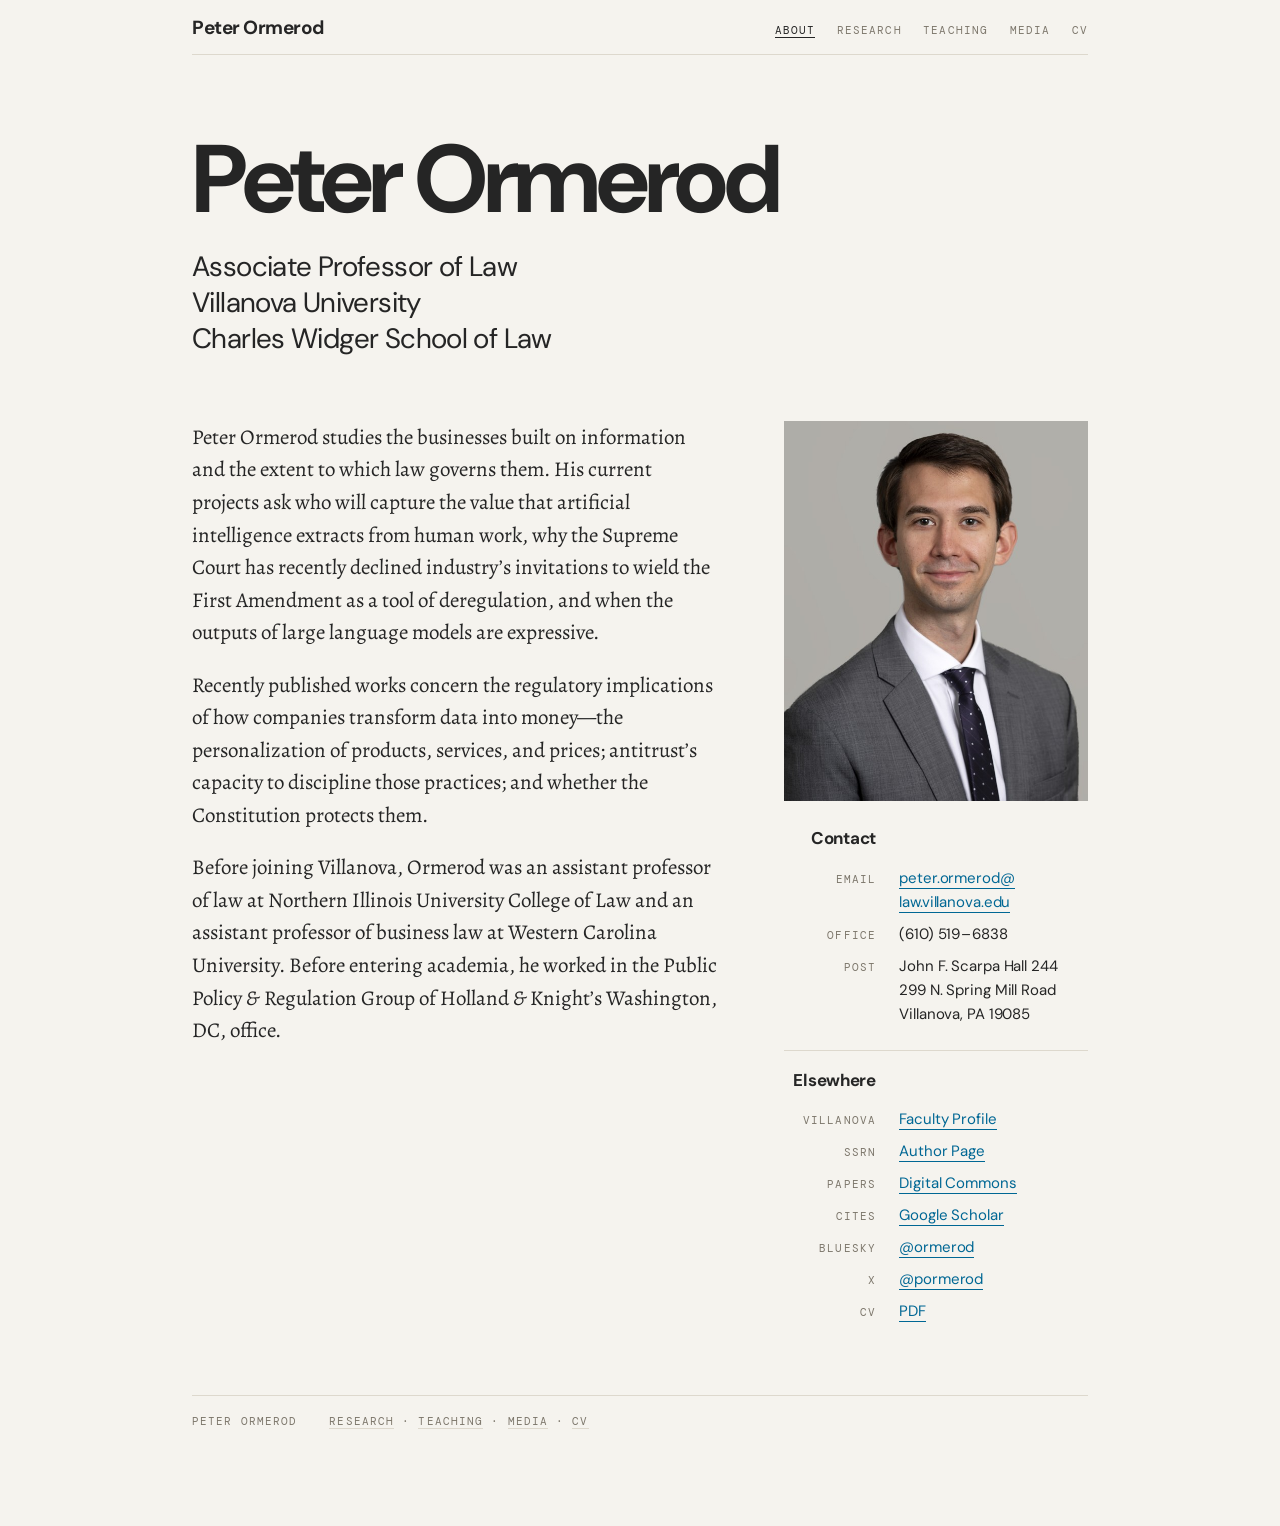
<file: index.html>
<!DOCTYPE html>
<html lang="en">
<head>
<meta charset="utf-8">
<meta name="viewport" content="width=device-width, initial-scale=1">
<title>Peter Ormerod</title>
<meta name="description" content="Peter Ormerod is an associate professor of law at Villanova University Charles Widger School of Law. He studies the businesses built on information and the extent to which law governs them.">
<link rel="stylesheet" href="style.css">
<link rel="preload" href="fonts/DMSans-Roman-VF.woff2" as="font" type="font/woff2" crossorigin>
<link rel="preload" href="fonts/DMMono-Regular.woff2" as="font" type="font/woff2" crossorigin>
<link rel="preload" href="fonts/Alegreya-Roman-VF.woff2" as="font" type="font/woff2" crossorigin>
<link rel="preload" href="fonts/Alegreya-Italic-VF.woff2" as="font" type="font/woff2" crossorigin>
<meta property="og:title" content="Peter Ormerod">
<meta property="og:description" content="Associate Professor of Law, Villanova University Charles Widger School of Law">
<meta property="og:type" content="profile">
<meta property="og:image" content="img/ormerod.jpg">
</head>
<body>
<div class="wrap">

  <!-- ============ MASTHEAD (repeated on every page) ============ -->
  <header class="masthead">
    <a class="sig" href="index.html">Peter Ormerod</a>
    <nav aria-label="Main">
      <a href="index.html" aria-current="page">About</a>
      <a href="research.html">Research</a>
      <a href="teaching.html">Teaching</a>
      <a href="media.html">Media</a>
      <a href="files/ormerod-cv.pdf">CV</a>
    </nav>
  </header>

  <main>
    <h1 class="display">Peter Ormerod</h1>

    <p class="lede"><span>Associate Professor of Law</span><span>Villanova University</span><span>Charles Widger School of Law</span></p>

    <div class="home">
      <div class="home-cols">

        <!-- ============ BIOGRAPHY ============ -->
        <div class="bio">
          <p>Peter Ormerod studies the businesses built on information and the extent to which law governs them. His current projects ask who will capture the value that artificial intelligence extracts from human work, why the Supreme Court has recently declined industry’s invitations to wield the First Amendment as a tool of deregulation, and when the outputs of large language models are expressive.</p>

          <p>Recently published works concern the regulatory implications of how companies transform data into money—the personalization of products, services, and prices; antitrust’s capacity to discipline those practices; and whether the Constitution protects them.</p>

          <p>Before joining Villanova, Ormerod was an assistant professor of law at Northern Illinois University College of Law and an assistant professor of business law at Western Carolina University. Before entering academia, he worked in the Public Policy <span class="amp">&amp;</span> Regulation Group of Holland <span class="amp">&amp;</span> Knight’s Washington, DC, office.</p>
        </div>

        <!-- ============ SECOND COLUMN: PORTRAIT, THEN CONTACT ============ -->
        <div class="aside">

          <figure class="portrait">
            <img src="img/ormerod.jpg"
                 srcset="img/ormerod.jpg 600w, img/ormerod@2x.jpg 1200w"
                 sizes="(min-width: 54rem) 19rem, 100vw"
                 width="600" height="750"
                 alt="Peter Ormerod">
          </figure>

          <div class="block">
            <h2 class="section">Contact</h2>
            <dl class="rows">
              <dt class="meta">Email</dt>
              <dd><a href="mailto:peter.ormerod@law.villanova.edu">peter.ormerod@<wbr>law.villanova.edu</a></dd>

              <dt class="meta">Office</dt>
              <dd>(610) 519&#8202;–&#8202;6838</dd>

              <dt class="meta">Post</dt>
              <dd>John F. Scarpa Hall 244<br>299 N. Spring Mill Road<br>Villanova, PA 19085</dd>
            </dl>
          </div>

          <div class="block">
            <h2 class="section">Elsewhere</h2>
            <dl class="rows">
              <dt class="meta">Villanova</dt>
              <dd><a href="https://www.villanova.edu/university/law/faculty-scholarship/faculty-directory/profiles/peter-ormerod.html">Faculty Profile</a></dd>

              <dt class="meta">SSRN</dt>
              <dd><a href="https://ssrn.com/author=2632215">Author Page</a></dd>

              <dt class="meta">Papers</dt>
              <dd><a href="https://digitalcommons.law.villanova.edu/facpubs/">Digital Commons</a></dd>

              <dt class="meta">Cites</dt>
              <dd><a href="https://scholar.google.com/citations?user=1FujcfAAAAAJ&amp;hl=en">Google Scholar</a></dd>

              <dt class="meta">Bluesky</dt>
              <dd><a href="https://bsky.app/profile/ormerod.bsky.social">@ormerod</a></dd>

              <dt class="meta">X</dt>
              <dd><a href="https://x.com/pormerod">@pormerod</a></dd>

              <dt class="meta">CV</dt>
              <dd><a href="files/ormerod-cv.pdf">PDF</a></dd>
            </dl>
          </div>

        </div>
      </div>
    </div>

  </main>

  <footer class="foot">
    <p class="meta">Peter Ormerod</p>
    <p class="meta"><a href="research.html">Research</a> · <a href="teaching.html">Teaching</a> · <a href="media.html">Media</a> · <a href="files/ormerod-cv.pdf">CV</a></p>
  </footer>

</div>
</body>
</html>
</file>
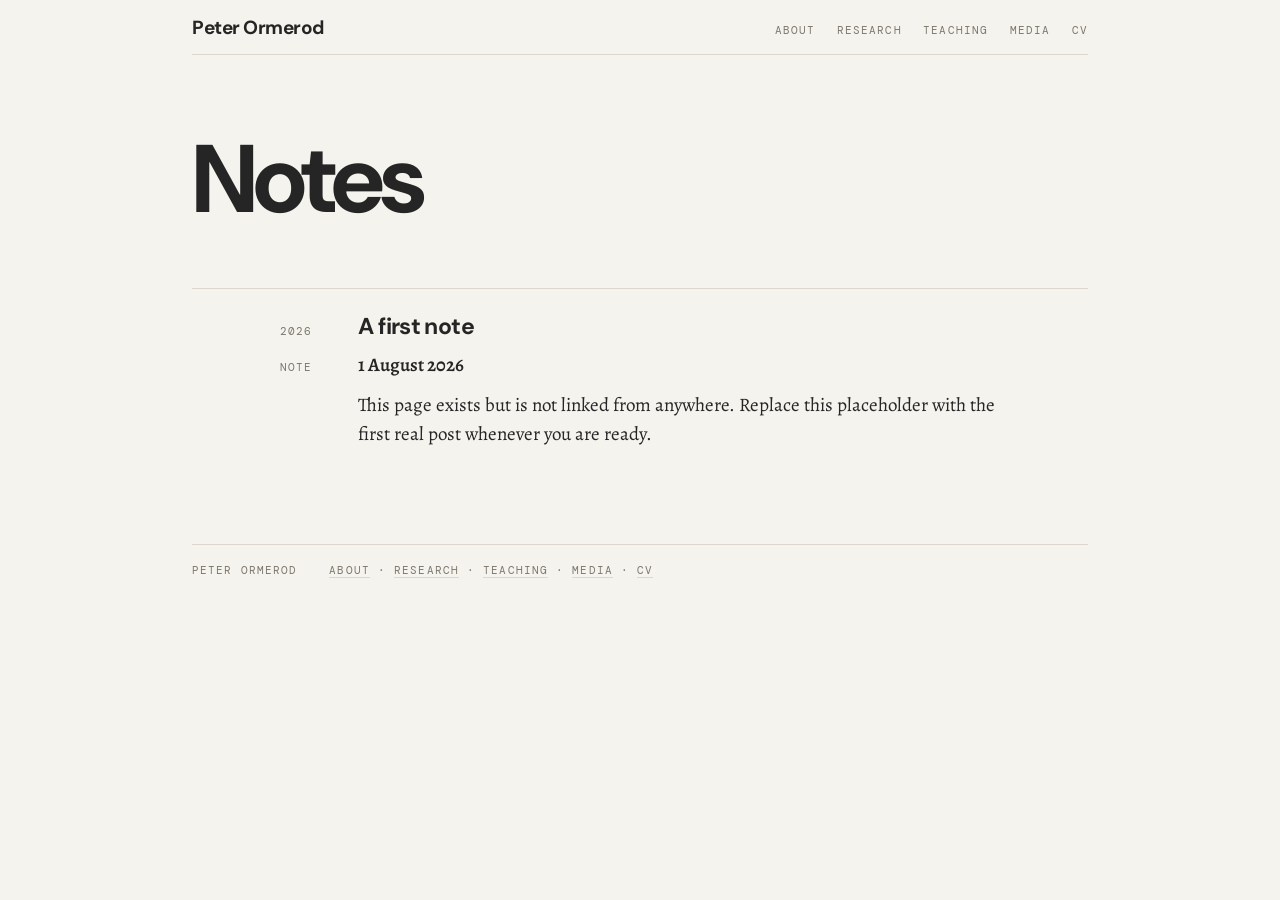
<file: blog.html>
<!DOCTYPE html>
<html lang="en">
<head>
<meta charset="utf-8">
<meta name="viewport" content="width=device-width, initial-scale=1">
<title>Notes — Peter Ormerod</title>
<!-- This page is deliberately NOT linked from the navigation and is hidden
     from search engines. To publish it: (1) delete the <meta name="robots">
     line below, (2) add  <a href="blog.html">Notes</a>  to the <nav> on every
     page, and (3) remove the Disallow line from robots.txt. -->
<meta name="robots" content="noindex, nofollow">
<link rel="stylesheet" href="style.css">
<link rel="preload" href="fonts/DMSans-Roman-VF.woff2" as="font" type="font/woff2" crossorigin>
<link rel="preload" href="fonts/DMMono-Regular.woff2" as="font" type="font/woff2" crossorigin>
<link rel="preload" href="fonts/Alegreya-Roman-VF.woff2" as="font" type="font/woff2" crossorigin>
</head>
<body class="notes">
<div class="wrap">

  <header class="masthead">
    <a class="sig" href="index.html">Peter Ormerod</a>
    <nav aria-label="Main">
      <a href="index.html">About</a>
      <a href="research.html">Research</a>
      <a href="teaching.html">Teaching</a>
      <a href="media.html">Media</a>
      <a href="files/ormerod-cv.pdf">CV</a>
    </nav>
  </header>

  <main>
    <h1 class="display">Notes</h1>

    <ol class="works">

<!-- ========================================================
     TO ADD A POST: copy the block below, paste it at the top
     of this list, and change the date, title, and text.
     ======================================================== -->

      <li class="work">
        <p class="meta yr">2026</p>
        <h3>A first note</h3>
        <p class="meta tag">Note</p>
        <p class="cite">1 August 2026</p>
        <p class="teaser">This page exists but is not linked from anywhere. Replace this placeholder with the first real post whenever you are ready.</p>
      </li>

    </ol>
  </main>

  <footer class="foot">
    <p class="meta">Peter Ormerod</p>
    <p class="meta"><a href="index.html">About</a> · <a href="research.html">Research</a> · <a href="teaching.html">Teaching</a> · <a href="media.html">Media</a> · <a href="files/ormerod-cv.pdf">CV</a></p>
  </footer>

</div>
</body>
</html>
</file>
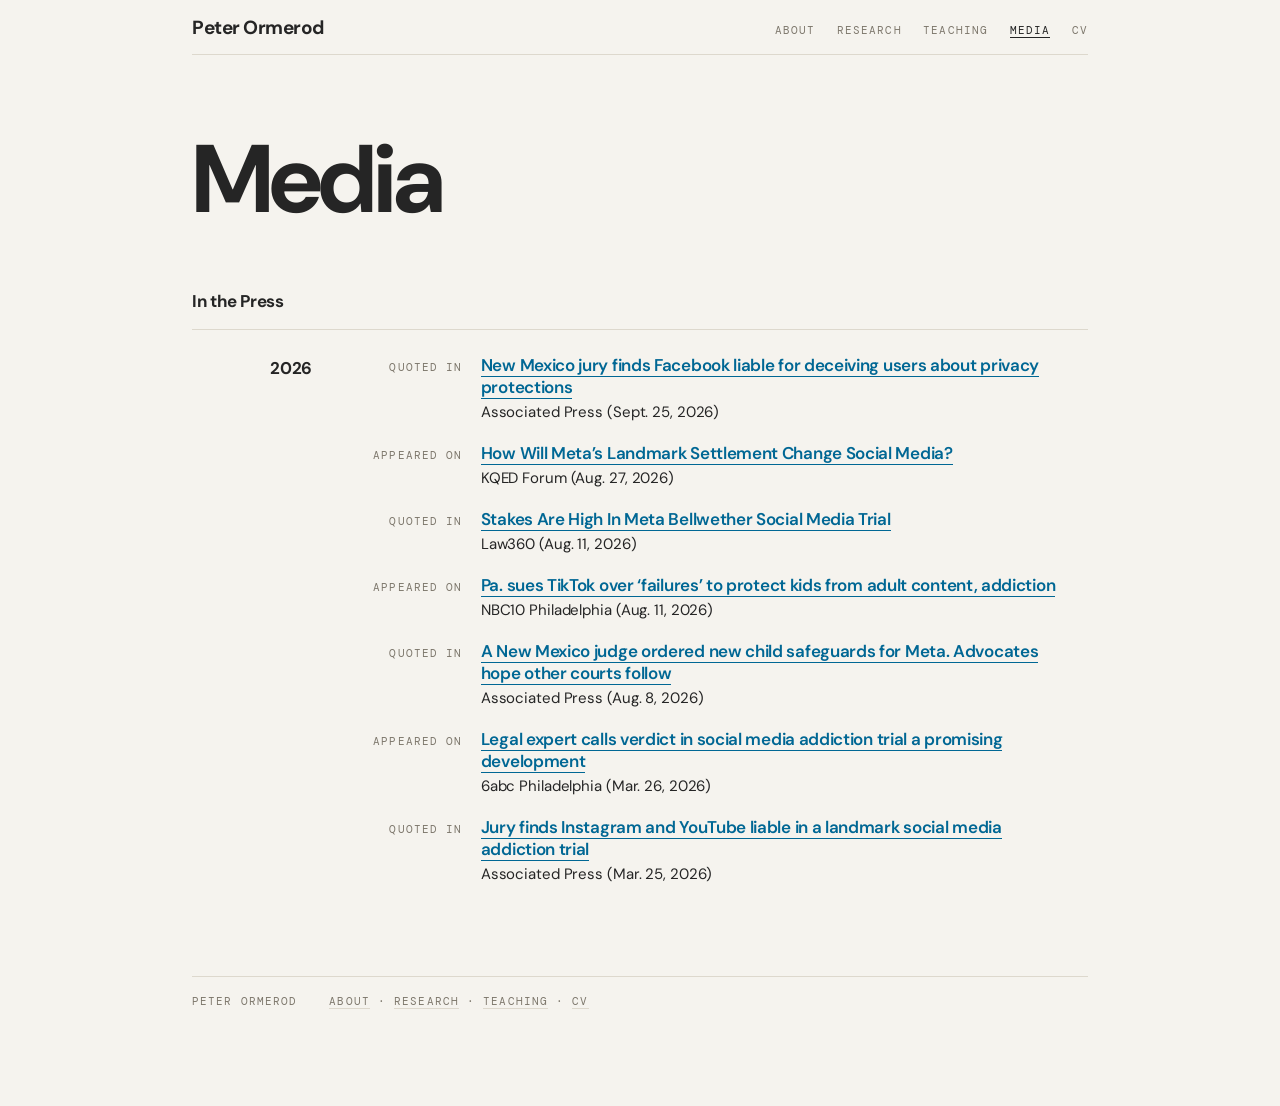
<file: media.html>
<!DOCTYPE html>
<html lang="en">
<head>
<meta charset="utf-8">
<meta name="viewport" content="width=device-width, initial-scale=1">
<title>Media — Peter Ormerod</title>
<meta name="description" content="Press appearances and commentary by Peter Ormerod on platform regulation, privacy, and the First Amendment.">
<link rel="stylesheet" href="style.css">
<link rel="preload" href="fonts/DMSans-Roman-VF.woff2" as="font" type="font/woff2" crossorigin>
<link rel="preload" href="fonts/DMMono-Regular.woff2" as="font" type="font/woff2" crossorigin>
</head>
<body>
<div class="wrap">

  <header class="masthead">
    <a class="sig" href="index.html">Peter Ormerod</a>
    <nav aria-label="Main">
      <a href="index.html">About</a>
      <a href="research.html">Research</a>
      <a href="teaching.html">Teaching</a>
      <a href="media.html" aria-current="page">Media</a>
      <a href="files/ormerod-cv.pdf">CV</a>
    </nav>
  </header>

  <main>
    <h1 class="display">Media</h1>

<!-- ============================================================
     TO ADD AN APPEARANCE: copy one <li> block below, paste it at
     the TOP of the list for its year, and change the four things:
       1. the label  — "Quoted in" / "Appeared on" / "Interviewed by"
       2. the href   — the article or segment URL
       3. the title  — exactly as the outlet headlines it
       4. the outlet — then the date, in parentheses
     TO START A NEW YEAR: copy a whole <section class="year grid">
     block, paste it above the others, and change the year.
     ============================================================ -->

    <section class="strand">
      <h2 class="section">In the Press</h2>

      <section class="year grid">
        <div class="rail"><span class="yr">2026</span></div>
        <div class="body">
          <ol class="appearances">

            <li>
              <p class="meta">Quoted in</p>
              <div>
                <p class="title"><a href="https://apnews.com/article/facebook-meta-new-mexico-privacy-lawsuit-3f822af6a0628b983f942754d21b5ba6">New Mexico jury finds Facebook liable for deceiving users about privacy protections</a></p>
                <p class="outlet">Associated Press (Sept. 25, 2026)</p>
              </div>
            </li>

            <li>
              <p class="meta">Appeared on</p>
              <div>
                <p class="title"><a href="https://www.kqed.org/forum/2010101915053/how-will-metas-landmark-settlement-change-social-media">How Will Meta&rsquo;s Landmark Settlement Change Social Media?</a></p>
                <p class="outlet">KQED Forum (Aug. 27, 2026)</p>
              </div>
            </li>

            <li>
              <p class="meta">Quoted in</p>
              <div>
                <p class="title"><a href="https://www.law360.com/technology/articles/2512379">Stakes Are High In Meta Bellwether Social Media Trial</a></p>
                <p class="outlet">Law360 (Aug. 11, 2026)</p>
              </div>
            </li>

            <li>
              <p class="meta">Appeared on</p>
              <div>
                <p class="title"><a href="https://www.nbcphiladelphia.com/news/local/pennsylvania-tiktok-lawsuit-dave-sunday-attorney-general-social-media/4446354/">Pa. sues TikTok over &lsquo;failures&rsquo; to protect kids from adult content, addiction</a></p>
                <p class="outlet">NBC10 Philadelphia (Aug. 11, 2026)</p>
              </div>
            </li>

            <li>
              <p class="meta">Quoted in</p>
              <div>
                <p class="title"><a href="https://apnews.com/article/meta-new-mexico-ruling-youth-mental-health-030dbeb27a51bdbdc861304023835e8d">A New Mexico judge ordered new child safeguards for Meta. Advocates hope other courts follow</a></p>
                <p class="outlet">Associated Press (Aug. 8, 2026)</p>
              </div>
            </li>

            <li>
              <p class="meta">Appeared on</p>
              <div>
                <p class="title"><a href="https://6abc.com/post/legal-expert-calls-verdict-meta-youtube-trial-promising-development/18775166/">Legal expert calls verdict in social media addiction trial a promising development</a></p>
                <p class="outlet">6abc Philadelphia (Mar. 26, 2026)</p>
              </div>
            </li>

            <li>
              <p class="meta">Quoted in</p>
              <div>
                <p class="title"><a href="https://apnews.com/article/social-media-addiction-trial-la-5e54075023d837ccdc76c4ca512e925d">Jury finds Instagram and YouTube liable in a landmark social media addiction trial</a></p>
                <p class="outlet">Associated Press (Mar. 25, 2026)</p>
              </div>
            </li>

          </ol>
        </div>
      </section>
    </section>

<!-- ============================================================
     POPULAR PRESS — hidden until there is something to put in it.
     TO PUBLISH: delete this comment line and the one that closes
     the block below, then replace the example entry.
     ============================================================

    <section class="strand">
      <h2 class="section">Popular Press</h2>

      <section class="year grid">
        <div class="rail"><span class="yr">2026</span></div>
        <div class="body">
          <ol class="appearances">
            <li>
              <p class="meta">Essay in</p>
              <div>
                <p class="title"><a href="">Title of the piece</a></p>
                <p class="outlet">Publication (Mon. 00, 2026)</p>
              </div>
            </li>
          </ol>
        </div>
      </section>
    </section>

     ============================================================ -->

  </main>

  <footer class="foot">
    <p class="meta">Peter Ormerod</p>
    <p class="meta"><a href="index.html">About</a> · <a href="research.html">Research</a> · <a href="teaching.html">Teaching</a> · <a href="files/ormerod-cv.pdf">CV</a></p>
  </footer>

</div>
</body>
</html>
</file>
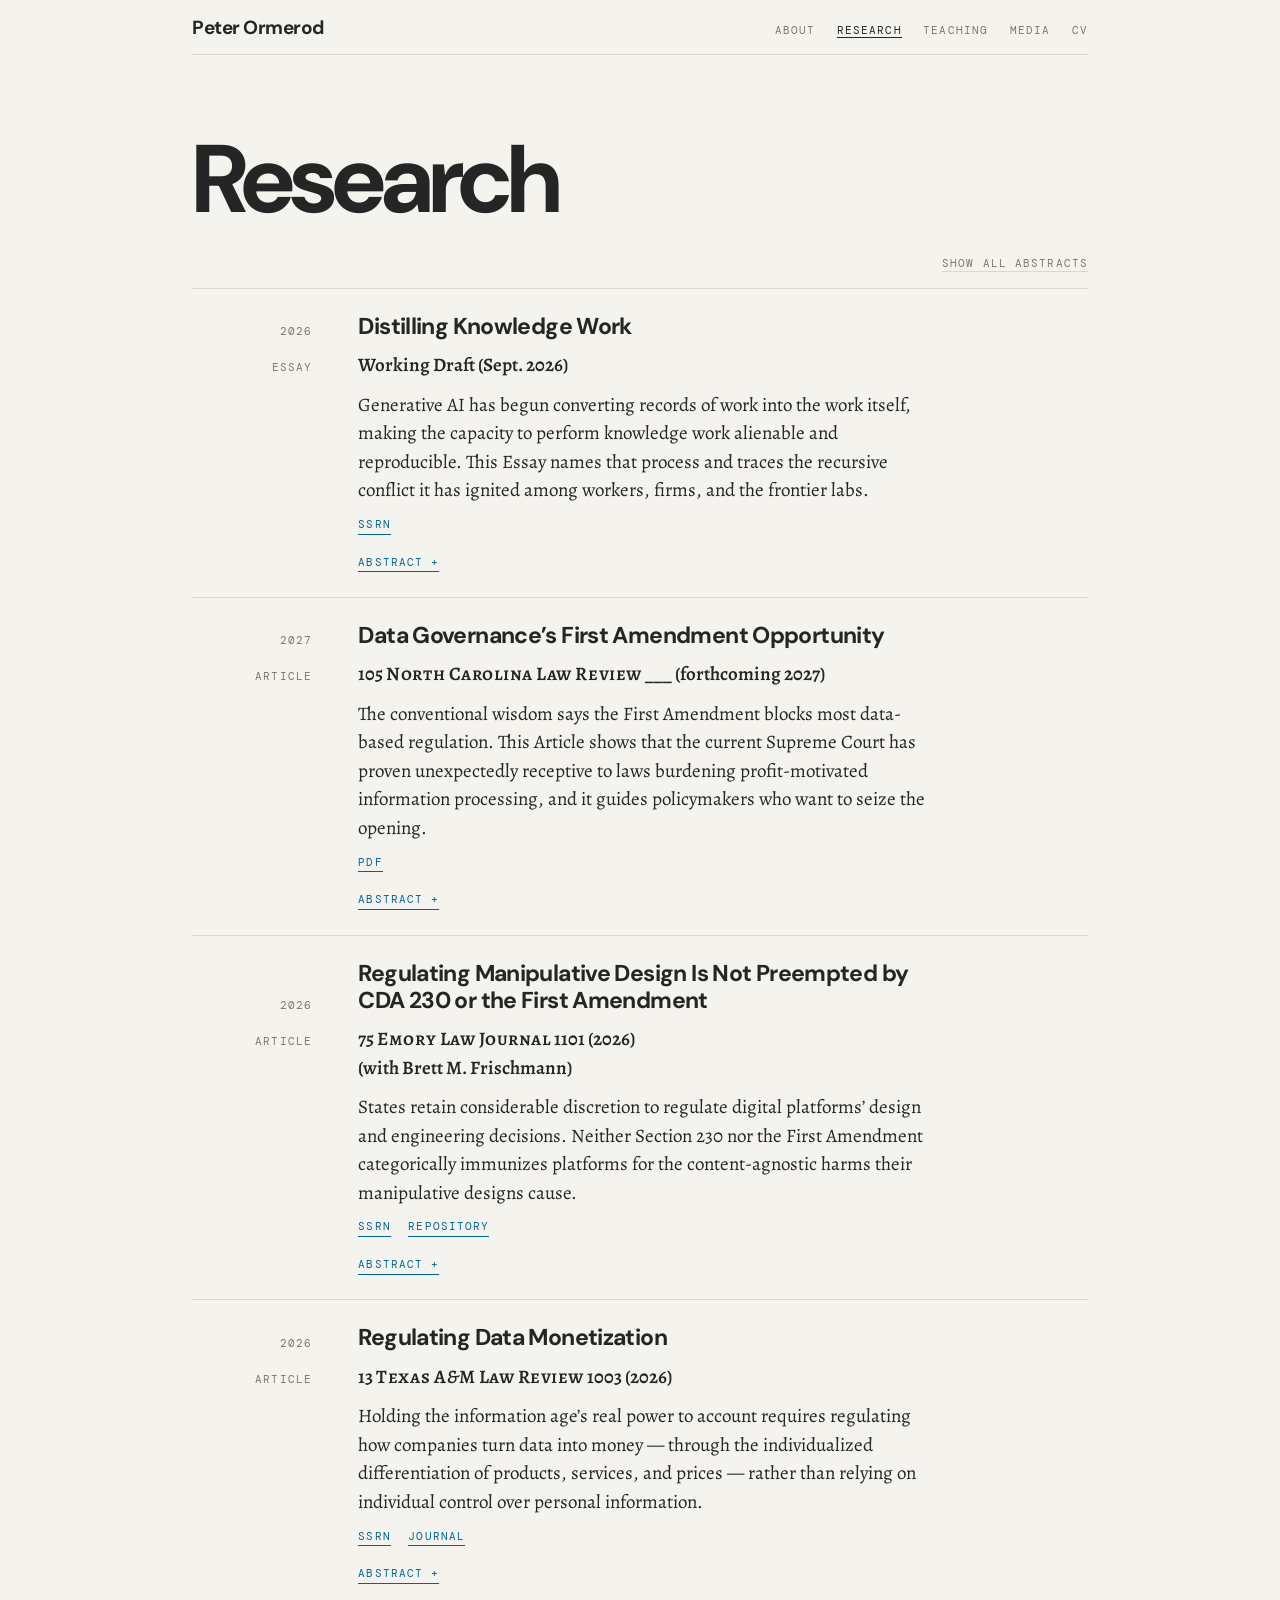
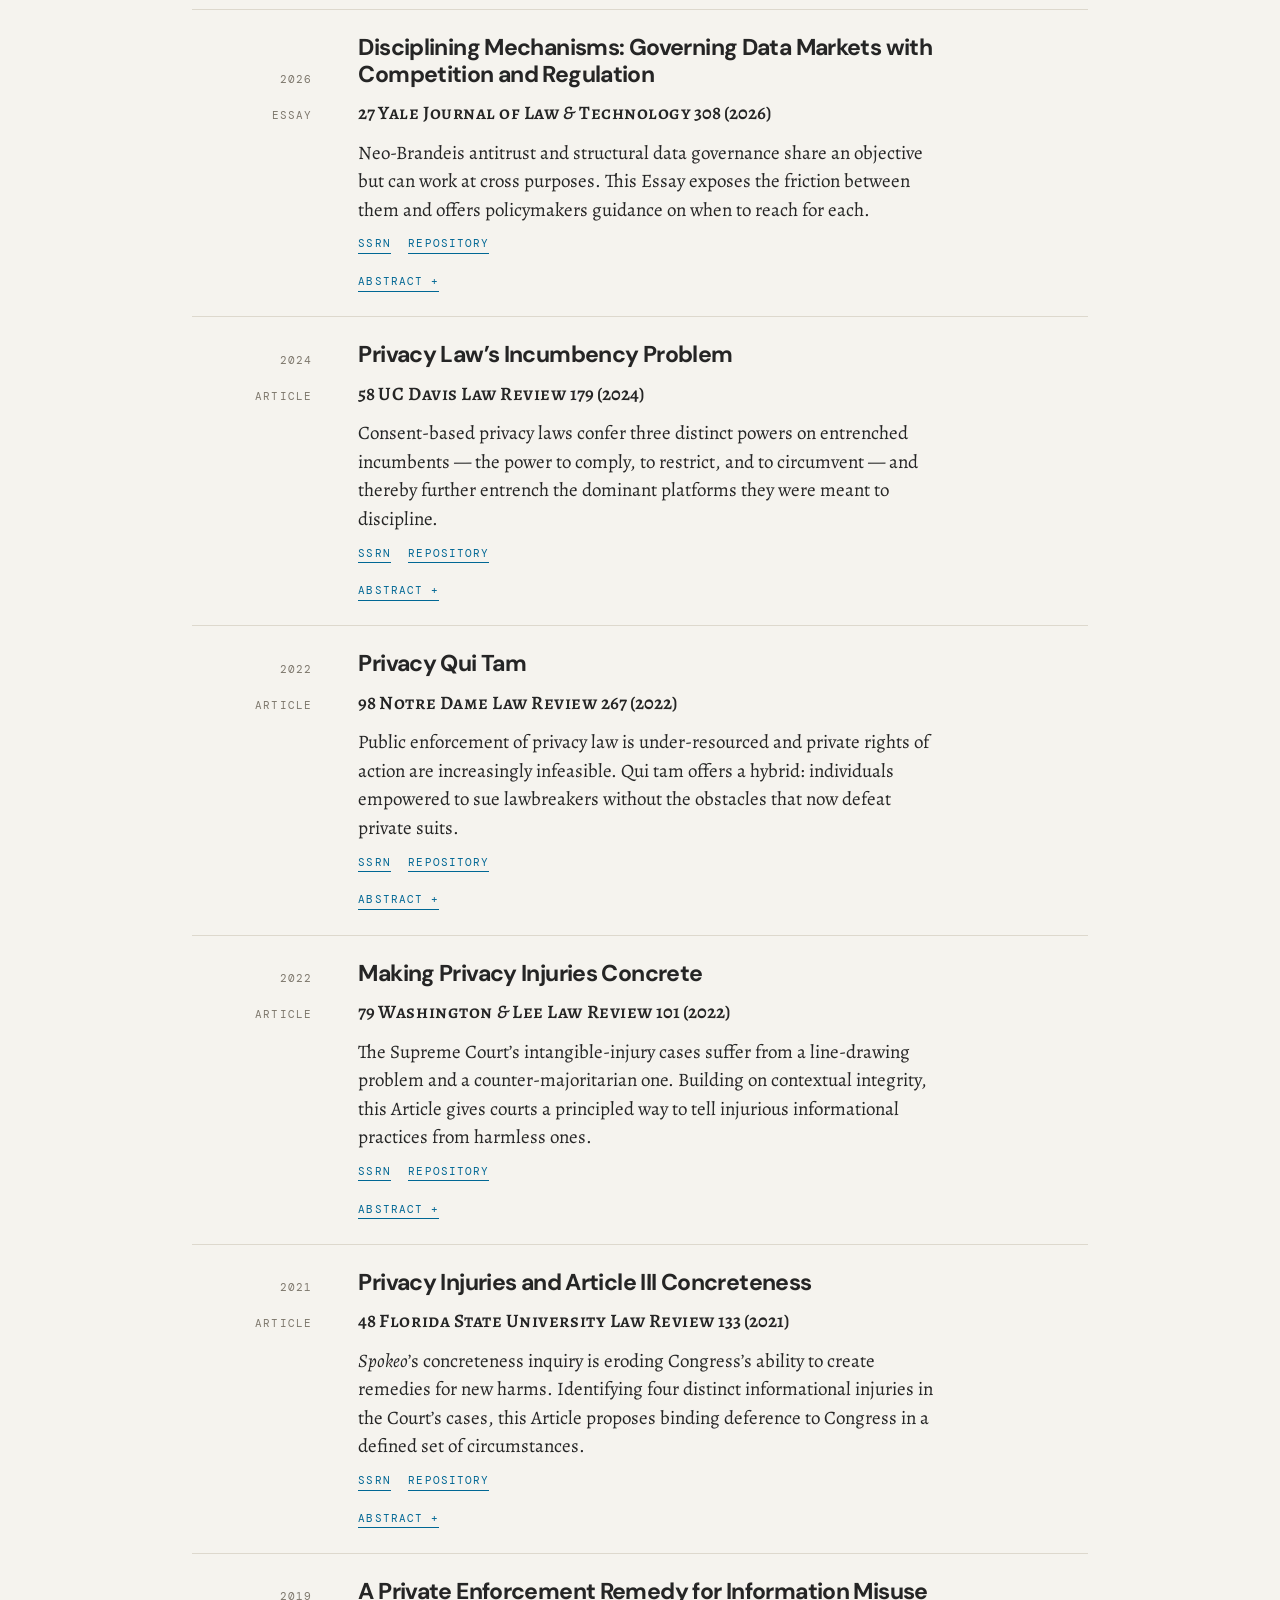
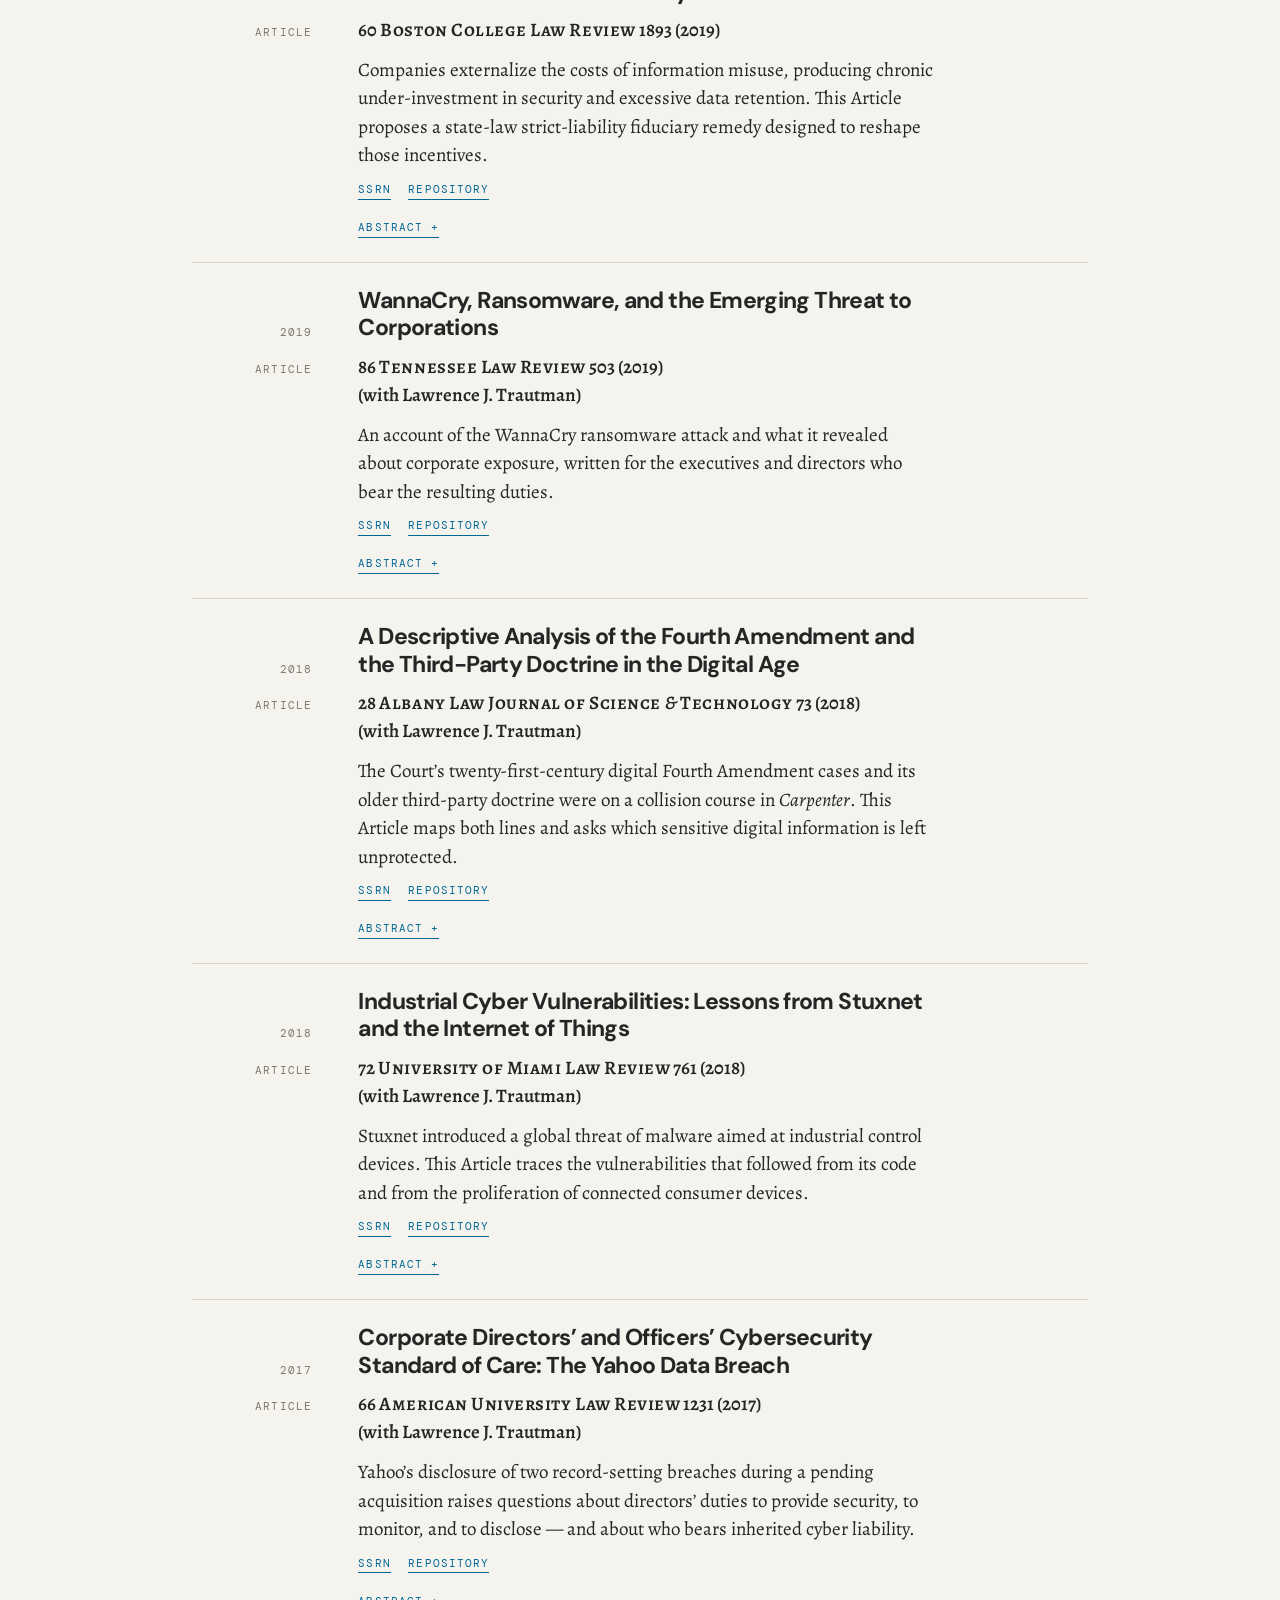
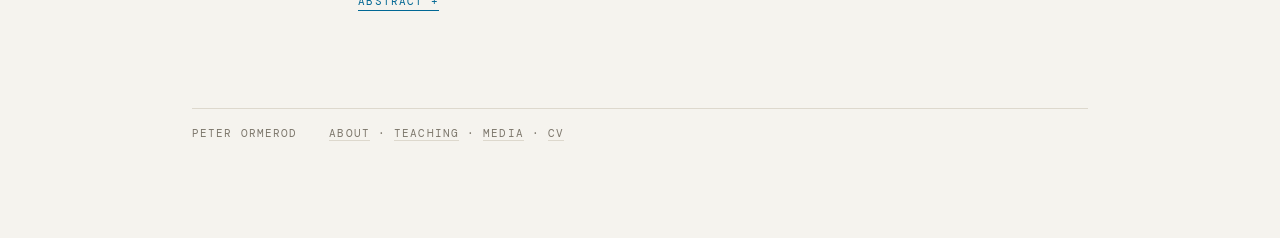
<file: research.html>
<!DOCTYPE html>
<html lang="en">
<head>
<meta charset="utf-8">
<meta name="viewport" content="width=device-width, initial-scale=1">
<title>Research — Peter Ormerod</title>
<meta name="description" content="Articles and essays by Peter Ormerod on information privacy law, data governance, and law and technology.">
<link rel="stylesheet" href="style.css">
<link rel="preload" href="fonts/DMSans-Roman-VF.woff2" as="font" type="font/woff2" crossorigin>
<link rel="preload" href="fonts/DMMono-Regular.woff2" as="font" type="font/woff2" crossorigin>
<link rel="preload" href="fonts/Alegreya-Roman-VF.woff2" as="font" type="font/woff2" crossorigin>
<link rel="preload" href="fonts/Alegreya-Italic-VF.woff2" as="font" type="font/woff2" crossorigin>
</head>
<body>
<div class="wrap">

  <header class="masthead">
    <a class="sig" href="index.html">Peter Ormerod</a>
    <nav aria-label="Main">
      <a href="index.html">About</a>
      <a href="research.html" aria-current="page">Research</a>
      <a href="teaching.html">Teaching</a>
      <a href="media.html">Media</a>
      <a href="files/ormerod-cv.pdf">CV</a>
    </nav>
  </header>

  <main>
    <h1 class="display">Research</h1>

    <div class="toolbar"><button type="button" id="toggle-all" data-open="false"><span>Show all abstracts</span></button></div>

    <ol class="works">

<!-- ========================================================
     TO ADD A PAPER: copy one <li class="work grid"> block,
     paste it where it belongs in the list, and change the text.
     The number in the left rail is generated automatically.
     ======================================================== -->

      <li class="work" id="distilling-knowledge-work">
        <p class="meta yr">2026</p>
        <h3>Distilling Knowledge Work</h3>
        <p class="meta tag">Essay</p>
        <p class="cite">Working Draft (Sept. 2026)</p>
                <p class="teaser">Generative AI has begun converting records of work into the work itself, making the capacity to perform knowledge work alienable and reproducible. This Essay names that process and traces the recursive conflict it has ignited among workers, firms, and the frontier labs.</p>
        <div class="links">
            <a href="https://ssrn.com/abstract=7435061">SSRN</a>
        </div>
        <div class="absrow">
  <details class="abs"><summary>Abstract</summary>
                <div class="abs-body">
                  <p>Generative artificial intelligence has begun converting records of work into the work itself. Employers have long recorded their workers, but a century of surveillance produced only archives that couldn’t perform anything. Now, though, AI systems trained on those records are reproducing the judgment they contain. Pairing records with processing transforms expertise: memorialized as work data and analyzed by a capable AI model, the capacity to perform knowledge work is becoming alienable and reproducible.</p>
                  <p>This Essay names this phenomenon the distillation of knowledge work, and it shows how this process has ignited a recursive conflict over who will cede and who will capture wealth in the age of AI.</p>
                  <p>Within firms, employers capture workers’ judgments and corrections as proprietary training assets. But recording and processing need not occur in the same hands: the firm that surveils its workers typically rents AI processing capacity—the still—from a frontier AI lab. In search of a viable business model, the labs are attempting to burrow into the place where work is represented—the place where work data accrues, market opportunities become visible, and the intelligence can be monetized. So the enterprises eagerly distilling their workers’ expertise are simultaneously threatened by the labs. It’s little wonder, then, that the capital class is increasingly adopting the rhetoric of the proletariat.</p>
                  <p>Who will distill whom? This Essay shows how inherited legal endowments will prove instrumental to workers’ dispossession, whereas the contest between firms and the labs is likely to be decided either by private ordering among the powerful or by one side enlisting the state—a result that could summon a regulatory paradigm older than antitrust. But whatever happens in the contest above, the worker below holds no claim to any version of the learning loop her judgment fills.</p>
                  <p>The monetization of data about people defined the prior era of information capitalism. The monetization of work itself will define the next.</p>
                </div>
              </details>
        </div>
      </li>

      <li class="work" id="first-amendment-opportunity">
        <p class="meta yr">2027</p>
        <h3>Data Governance’s First Amendment Opportunity</h3>
        <p class="meta tag">Article</p>
        <p class="cite">105 <span class="jrnl">North Carolina Law Review</span> ___ (forthcoming 2027)</p>
                <p class="teaser">The conventional wisdom says the First Amendment blocks most data-based regulation. This Article shows that the current Supreme Court has proven unexpectedly receptive to laws burdening profit-motivated information processing, and it guides policymakers who want to seize the opening.</p>
        <div class="links">
            <a href="files/ormerod-data-governances-first-amendment-opportunity.pdf">PDF</a>
            <!-- Add the SSRN link here once the abstract page is live:
            <a href="https://papers.ssrn.com/sol3/papers.cfm?abstract_id=XXXXXXX">SSRN</a> -->
        </div>
        <div class="absrow">
  <details class="abs"><summary>Abstract</summary>
                <div class="abs-body">
                  <p>The conventional wisdom says that the First Amendment stands as an insurmountable hurdle to most forms of data-based regulation. Though scholars disagree about what exactly makes free-speech doctrine excessively deregulatory, most agree that it is. This Article challenges that conventional wisdom by showing how the current Supreme Court has proven unexpectedly receptive to laws that burden profit-motivated information processing, and it guides policymakers who wish to enact the future of data governance.</p>
                  <p>In three recent First Amendment cases, the Court’s conservative majority pointedly declined technology companies’ invitation to invalidate laws that seriously interfered with their businesses’ information-processing activities. These decisions all narrowly characterized the challenged laws’ burden on expression. That critical and unexpected move limited the First Amendment’s coverage, lowered scrutiny, helped laws survive that scrutiny, and dampened industry’s ability to easily invalidate large swaths of informational regulation. Together, the decisions mark a sharp methodological break—abandoning the categorical rules and sweeping rhetoric of the early Roberts Court and instead embracing a calibrated, discretionary approach.</p>
                  <p>This is not to suggest that the Court will characterize all future speech burdens so narrowly, as a deregulatory First Amendment paradigm continues to govern corporate-speech cases and those involving the specter of coercive ideological conformity. But Silicon Valley executives gambled that the Court would mechanically apply laissez-faire principles to unshackle their businesses from meddlesome policymakers, and that was a grave miscalculation.</p>
                  <p>The implications for information-age reform are profound. The circuit courts are already operationalizing narrowed burdens to rebuff industry’s facial challenges and sustain youth-safety regulations from red and blue states alike. The Court’s new approach is thus breathing new life into efforts to ameliorate addictive digital design, address dangerously sycophantic chatbots, increase transparency and oversight, restrict minors’ access to social media, and more. Because a discretionary regime provides latitude rather than guarantees, this Article offers concrete guidance to policymakers seeking to seize data governance’s First Amendment opportunity.</p>
                </div>
              </details>
        </div>
      </li>

      <li class="work" id="manipulative-design">
        <p class="meta yr">2026</p>
        <h3>Regulating Manipulative Design Is Not Preempted by CDA 230 or the First Amendment</h3>
        <p class="meta tag">Article</p>
        <p class="cite">75 <span class="jrnl">Emory Law Journal</span> 1101 (2026)<span class="with">(with Brett M. Frischmann)</span></p>
                <p class="teaser">States retain considerable discretion to regulate digital platforms’ design and engineering decisions. Neither Section 230 nor the First Amendment categorically immunizes platforms for the content-agnostic harms their manipulative designs cause.</p>
        <div class="links">
            <a href="https://papers.ssrn.com/sol3/papers.cfm?abstract_id=5587430">SSRN</a>
            <a href="https://digitalcommons.law.villanova.edu/facpubs/262/">Repository</a>
        </div>
        <div class="absrow">
  <details class="abs"><summary>Abstract</summary>
                <div class="abs-body">
                  <p>For over two decades, there has been a heated debate among legal scholars, activists, judges, and others about the scope of Section 230 of the Communications Decency Act. A persistent theme in those debates has been hyperbolic claims about the necessity of immunity from state laws for digital tech platforms and fearmongering that anything less than maximum immunity will destroy the Internet.</p>
                  <p>This Article argues that states retain considerable discretion to regulate digital platforms’ design and engineering decisions. We argue that manipulation, engineered behavior, and even habituation and normalization of engineered behavior by digital platforms are content-agnostic harms attributable to defective designs, and neither Section 230 nor the First Amendment categorically immunizes platforms for causing such harms.</p>
                  <p>We develop a typology that distinguishes between direct harms perpetuated by the platforms’ own design decisions, secondary harms caused by user-generated content and the platforms’ content-moderation failures, and further attenuated tertiary harms. Our approach enables and empowers policymakers and judges to distinguish the platforms’ regulable conduct from their expressive decisions immunized by Section 230 and the First Amendment.</p>
                  <p>We focus on personal-data-driven algorithmic targeting, a manipulative design feature of social media systems that directly causes primary harm. Other design features—such as infinite scrolling and other dark patterns—also directly cause primary harm, and this form of manipulation also includes hijacking attention, disabling or overriding user autonomy, undermining self-governance, scripting behaviors, and engineering addiction.</p>
                  <p>We show how this approach is consistent with current law and is already surfacing in recent state regulations and in litigation over social media platforms’ tortious design. This Article illustrates how careful delineation of the relevant actors, actions, causal relationships, effects, and harms is crucial for understanding the proper scope of Section 230 and the First Amendment.</p>
                </div>
              </details>
        </div>
      </li>

      <li class="work" id="regulating-data-monetization">
        <p class="meta yr">2026</p>
        <h3>Regulating Data Monetization</h3>
        <p class="meta tag">Article</p>
        <p class="cite">13 <span class="jrnl">Texas A<span class="amp tight">&amp;</span>M Law Review</span> 1003 (2026)</p>
                <p class="teaser">Holding the information age’s real power to account requires regulating how companies turn data into money — through the individualized differentiation of products, services, and prices — rather than relying on individual control over personal information.</p>
        <div class="links">
            <a href="https://papers.ssrn.com/sol3/papers.cfm?abstract_id=5506501">SSRN</a>
            <a href="https://scholarship.law.tamu.edu/lawreview/vol13/iss3/10/">Journal</a>
        </div>
        <div class="absrow">
  <details class="abs"><summary>Abstract</summary>
                <div class="abs-body">
                  <p>Companies today generate hundreds of billions of dollars each year by collecting massive amounts of information about human activity and wringing predictive insights from it. The scale of these influence activities is stunning: your driving habits dictate your car insurance rates, buying the wrong thing will increase your borrowing costs, and the information ecosystem you inhabit is finely tuned for keeping your attention available to the highest bidder.</p>
                  <p>States have recently enacted new consumer privacy laws that confer on individuals a series of generally applicable rights over their personal information. But this approach has proven ineffective at disciplining firms’ data activities, especially amid a raft of other doctrines that increasingly ensure that corporate platforms exercise all the real power over user-derived data. More fundamentally, conflating privacy with individual control over data misapprehends that privacy is a social phenomenon with a rich array of collective benefits and that the firms that threaten it operate at scale.</p>
                  <p>This Article charts a different course. Rather than relying on individual decision-making to govern scalar processes and collective effects, holding the information age’s real power and profit to account requires going to the source, regulating how companies transform data into money. They do so through individualized differentiation—the process of offering customized, personalized, or otherwise distinct products, services, and prices to their customers, users, employees, and other counterparties. Recognizing that the law already regulates some aspects of these differentiation activities, the Article then proposes that these efforts should be expanded, improved, and systematized in two ways: by disrupting the surveillance trade that fuels differentiation and by imposing new restrictions on the differentiated offerings themselves.</p>
                  <p>This Article’s contributions—uncovering firms’ data-monetization strategies, exposing how law already governs them, and proposing how it should in the future—lay the foundation for a data-governance regime that infuses democratic accountability into the informational processes that govern modern life.</p>
                </div>
              </details>
        </div>
      </li>

      <li class="work" id="disciplining-mechanisms">
        <p class="meta yr">2026</p>
        <h3>Disciplining Mechanisms: Governing Data Markets with Competition and Regulation</h3>
        <p class="meta tag">Essay</p>
        <p class="cite">27 <span class="jrnl">Yale Journal of Law <span class="amp">&amp;</span> Technology</span> 308 (2026)</p>
                <p class="teaser">Neo-Brandeis antitrust and structural data governance share an objective but can work at cross purposes. This Essay exposes the friction between them and offers policymakers guidance on when to reach for each.</p>
        <div class="links">
            <a href="https://papers.ssrn.com/sol3/papers.cfm?abstract_id=6352165">SSRN</a>
            <a href="https://digitalcommons.law.villanova.edu/facpubs/247/">Repository</a>
        </div>
        <div class="absrow">
  <details class="abs"><summary>Abstract</summary>
                <div class="abs-body">
                  <p>The past decade has witnessed conceptual renewals in both competition law and information privacy law. These regulatory movements—Neo-Brandeis antitrust and structural data governance—share the objective of recalibrating the balance of power between individuals and the massive data-processing firms that now dominate modern life.</p>
                  <p>Despite their common ends, policy interventions drawn from these schools of thought can work at cross purposes: competitive pressure can induce data exploitation, and privacy rules tend to benefit the largest firms.</p>
                  <p>This Essay exposes the friction in their relationship and offers guidance on how to mediate their tension. Competition policy alone will prove ineffective at indirectly disciplining most data activities, so policymakers should largely favor the structural data-governance approach to address the information economy’s pathologies. But pro-competition policies will nevertheless be essential to reining in firms that are too big to meaningfully regulate and may also prove helpful in solving certain discrete data-processing problems. Policymakers today have two distinct mechanisms for disciplining firms’ data-driven activities. This Essay describes them, exposes their contours, and offers those policymakers guidance on how best to deploy them.</p>
                </div>
              </details>
        </div>
      </li>

      <li class="work" id="incumbency-problem">
        <p class="meta yr">2024</p>
        <h3>Privacy Law’s Incumbency Problem</h3>
        <p class="meta tag">Article</p>
        <p class="cite">58 <span class="jrnl">UC Davis Law Review</span> 179 (2024)</p>
                <p class="teaser">Consent-based privacy laws confer three distinct powers on entrenched incumbents — the power to comply, to restrict, and to circumvent — and thereby further entrench the dominant platforms they were meant to discipline.</p>
        <div class="links">
            <a href="https://papers.ssrn.com/sol3/papers.cfm?abstract_id=4819613">SSRN</a>
            <a href="https://digitalcommons.law.villanova.edu/facpubs/221/">Repository</a>
        </div>
        <div class="absrow">
  <details class="abs"><summary>Abstract</summary>
                <div class="abs-body">
                  <p>Policymakers and scholars concerned with the power of informational platforms are questioning how traditional doctrinal silos like privacy law and antitrust law interact in digital markets. Their interaction has taken on new urgency in recent years as states have enacted a flurry of consent-based privacy laws and as digital markets have become increasingly dominated by the same few firms.</p>
                  <p>Contemporary debates about the interaction of competition and privacy tend to ask what role, if any, privacy should play in the antitrust analysis. Little has been written about how new privacy laws shape the competitive landscape. This Article argues that consent-based privacy laws confer three distinct powers on entrenched incumbent firms.</p>
                  <p>The first is the power to comply. Dominant firms realize economies of scale in any regulatory compliance regime, but they are uniquely advantaged by the need to obtain consent to collect and process users’ information. The second is the power to restrict. By constraining information flows, privacy laws deprive insurgents of access to data that could prove valuable in challenging incumbents’ dominance, and consent mechanisms exacerbate the dynamic by supplying incumbents with a legal justification for refusing to share their data and circumscribing competitors’ access to it. The third is the power to circumvent. A private-sector initiative that limits the collection and sharing of advertising-related information shows that stringent consent mechanisms may deprive all firms of some data, but incumbents with sufficient scale—and only such firms—can circumvent and overcome these restrictions.</p>
                  <p>Taken together, the three powers of incumbency suggest that laws like the California Consumer Privacy Act will further entrench dominant informational platforms like Meta’s and Google’s—and they thereby raise difficult questions for those who seek to curb platform power. Ultimately, privacy law’s incumbency problem suggests pessimism about pursuing competition to the exclusion of other policies and about the prevailing approach to privacy law.</p>
                </div>
              </details>
        </div>
      </li>

      <li class="work" id="privacy-qui-tam">
        <p class="meta yr">2022</p>
        <h3>Privacy Qui Tam</h3>
        <p class="meta tag">Article</p>
        <p class="cite">98 <span class="jrnl">Notre Dame Law Review</span> 267 (2022)</p>
                <p class="teaser">Public enforcement of privacy law is under-resourced and private rights of action are increasingly infeasible. Qui tam offers a hybrid: individuals empowered to sue lawbreakers without the obstacles that now defeat private suits.</p>
        <div class="links">
            <a href="https://papers.ssrn.com/sol3/papers.cfm?abstract_id=4159932">SSRN</a>
            <a href="https://digitalcommons.law.villanova.edu/facpubs/222/">Repository</a>
        </div>
        <div class="absrow">
  <details class="abs"><summary>Abstract</summary>
                <div class="abs-body">
                  <p>Privacy law keeps getting stronger, but surveillance-based businesses have proven immune to these new legal regimes. The disconnect between privacy law in theory and in practice is a multifaceted problem, and one critical component is enforcement.</p>
                  <p>Today, most privacy laws are enforced by governmental regulators—the Federal Trade Commission, the nascent California Privacy Protection Agency, and state attorneys general. An enduring impasse for proposed privacy laws is whether to supplement public enforcement by using a private right of action to authorize individuals to enforce the law.</p>
                  <p>Both of these conventional enforcement schemes have significant shortcomings. Public enforcement has proven inadequate because resource-constrained regulators only rarely bring enforcement actions, and the resulting consent decrees tend to entrench the status quo. Meanwhile, private enforcement is increasingly infeasible thanks to defendant-friendly Supreme Court decisions about the Federal Arbitration Act, Article III standing, and class action certification.</p>
                  <p>This Article proposes a hybrid approach: policymakers should enact privacy laws that authorize qui tam enforcement. A qui tam is an ancient legal action that authorizes a private plaintiff called a relator to redress an injury suffered by society, and successful relators are entitled to a portion of the recovery. A privacy qui tam is responsive to the shortcomings with both public and private enforcement: individuals are empowered to sue lawbreakers, but these suits don’t face the same obstacles as private rights of action.</p>
                  <p>Qui tam has traditionally protected collective rights, so a crucial question about the viability of a privacy qui tam is whether violations of privacy law could be considered collective injuries amenable to qui tam enforcement. Fortunately, privacy scholars in recent years have convincingly shown that privacy is a social phenomenon that requires policy intervention at a structural level. A privacy qui tam therefore operationalizes privacy theory and promises to fill the enforcement void left by overwhelmed regulators and infeasible private rights of action.</p>
                </div>
              </details>
        </div>
      </li>

      <li class="work" id="making-privacy-injuries-concrete">
        <p class="meta yr">2022</p>
        <h3>Making Privacy Injuries Concrete</h3>
        <p class="meta tag">Article</p>
        <p class="cite">79 <span class="jrnl">Washington <span class="amp">&amp;</span> Lee Law Review</span> 101 (2022)</p>
                <p class="teaser">The Supreme Court’s intangible-injury cases suffer from a line-drawing problem and a counter-majoritarian one. Building on contextual integrity, this Article gives courts a principled way to tell injurious informational practices from harmless ones.</p>
        <div class="links">
            <a href="https://papers.ssrn.com/sol3/papers.cfm?abstract_id=3886632">SSRN</a>
            <a href="https://digitalcommons.law.villanova.edu/facpubs/223/">Repository</a>
        </div>
        <div class="absrow">
  <details class="abs"><summary>Abstract</summary>
                <div class="abs-body">
                  <p>In recent years, the U.S. Supreme Court has repeatedly said that the doctrine of Article III standing deprives the federal courts of jurisdiction over some lawsuits involving intangible injuries. The lower federal courts are carrying out the Supreme Court’s instructions, and privacy injuries have borne the brunt of the Court’s directive. This Article identifies two incoherencies in the Court’s recent intangible injury decisions and builds on the work of privacy scholars to fashion a solution.</p>
                  <p>The first incoherency is a line-drawing problem: the Court has never explained why some intangible injuries create an Article III injury in fact while others do not. The second problem is more fundamental: the Court has never provided a justification for using counter-majoritarian constitutional standing to deprive plaintiffs of a remedy against companies engaged in abusive informational practices. These incoherencies have sparked much confusion in the lower courts and have invited curious arguments that the Constitution prohibits courts from adjudicating all but the narrowest sliver of privacy disputes.</p>
                  <p>To address the line-drawing and counter-majoritarian problems, this Article builds on Helen Nissenbaum’s contextual integrity framework. Contextual integrity observes that privacy is context specific and that privacy violations are the byproduct of practices that violate entrenched informational norms.</p>
                  <p>Constructing a legal framework based on contextual integrity solves both problems: contextual integrity provides courts with a principled way to distinguish between informational practices that are injurious and those that are not, and contextual integrity supplies courts with a persuasive justification for dismissing cases divorced from shared conceptions about abusive informational practices.</p>
                </div>
              </details>
        </div>
      </li>

      <li class="work" id="article-iii-concreteness">
        <p class="meta yr">2021</p>
        <h3>Privacy Injuries and Article III Concreteness</h3>
        <p class="meta tag">Article</p>
        <p class="cite">48 <span class="jrnl">Florida State University Law Review</span> 133 (2021)</p>
                <p class="teaser"><em>Spokeo</em>’s concreteness inquiry is eroding Congress’s ability to create remedies for new harms. Identifying four distinct informational injuries in the Court’s cases, this Article proposes binding deference to Congress in a defined set of circumstances.</p>
        <div class="links">
            <a href="https://papers.ssrn.com/sol3/papers.cfm?abstract_id=3626267">SSRN</a>
            <a href="https://digitalcommons.law.villanova.edu/facpubs/224/">Repository</a>
        </div>
        <div class="absrow">
  <details class="abs"><summary>Abstract</summary>
                <div class="abs-body">
                  <p>The Supreme Court’s 2016 decision in <em>Spokeo, Inc. v. Robins</em> requires federal courts to investigate the “concreteness” of a plaintiff’s injury, even after Congress has recognized the injury by statute. <em>Spokeo</em>’s concreteness discussion is a confusing mixture of several distinct considerations, and there is little rhyme or reason to how the lower courts have interpreted and applied <em>Spokeo</em> to other statutorily authorized injuries.</p>
                  <p>This Article identifies four distinct informational injuries in the Court’s past cases: injuries arising from the withholding, acquiring, using, and disseminating of information. To avoid <em>Spokeo</em>’s mistakes, federal courts should give binding deference to Congress’s decision to make an injury privately enforceable when three conditions are met: when the plaintiff alleges one of these informational injuries; when the defendant is a non-governmental actor; and when Congress has effectively personalized the injury and the plaintiff is among the injured.</p>
                  <p>The Court’s approach—an unmoored judicial investigation into an informational injury’s amorphous “concreteness”—erodes Congress’s ability to provide avenues of redress for new and novel harms, and this erosion is already undermining privacy protections. Since <em>Spokeo</em>, lower courts have refused to enforce provisions of the Fair Credit Reporting Act, the Fair and Accurate Credit Transactions Act, and the Cable Communications Policy Act, among other statutes.</p>
                </div>
              </details>
        </div>
      </li>

      <li class="work" id="private-enforcement-remedy">
        <p class="meta yr">2019</p>
        <h3>A Private Enforcement Remedy for Information Misuse</h3>
        <p class="meta tag">Article</p>
        <p class="cite">60 <span class="jrnl">Boston College Law Review</span> 1893 (2019)</p>
                <p class="teaser">Companies externalize the costs of information misuse, producing chronic under-investment in security and excessive data retention. This Article proposes a state-law strict-liability fiduciary remedy designed to reshape those incentives.</p>
        <div class="links">
            <a href="https://papers.ssrn.com/sol3/papers.cfm?abstract_id=3340674">SSRN</a>
            <a href="https://digitalcommons.law.villanova.edu/facpubs/225/">Repository</a>
        </div>
        <div class="absrow">
  <details class="abs"><summary>Abstract</summary>
                <div class="abs-body">
                  <p>Misuse of users’ personally identifiable information is persistent and pervasive. This Article addresses two questions: why is information misuse so common and so severe and how could domestic law change to make it less so? I use a simple model to illustrate that companies externalize information misuse costs onto users, which has two related but distinct effects: chronic underinvestment in information security and excessive retention of user data.</p>
                  <p>I then seize on this observation to propose a specific legal vehicle at the heart of this Article—a private enforcement remedy. This private enforcement remedy has four essential features. First, the remedy must be created under state law. State law provides a viable alternative when federal courts have used the constitutional standing doctrine to express overt hostility to privacy harms. Second, the law should impose a fiduciary duty on entities that collect or retain users’ information. Structuring the remedy this way insulates it from attack by a weaponized First Amendment. Third, breach of an information fiduciary’s duty should be a strict liability tort. The arguments for strict liability in products liability cases apply with even greater force to informational harms. Fourth, the statute that creates this private enforcement remedy should prescribe a schedule that begins with nominal damages and attorney’s fees for strict liability, and it should increase monetary penalties with a defendant’s culpability.</p>
                </div>
              </details>
        </div>
      </li>

      <li class="work" id="wannacry">
        <p class="meta yr">2019</p>
        <h3>WannaCry, Ransomware, and the Emerging Threat to Corporations</h3>
        <p class="meta tag">Article</p>
        <p class="cite">86 <span class="jrnl">Tennessee Law Review</span> 503 (2019)<span class="with">(with Lawrence J. Trautman)</span></p>
                <p class="teaser">An account of the WannaCry ransomware attack and what it revealed about corporate exposure, written for the executives and directors who bear the resulting duties.</p>
        <div class="links">
            <a href="https://papers.ssrn.com/sol3/papers.cfm?abstract_id=3238293">SSRN</a>
            <a href="https://digitalcommons.law.villanova.edu/facpubs/226/">Repository</a>
        </div>
        <div class="absrow">
  <details class="abs"><summary>Abstract</summary>
                <div class="abs-body">
                  <p>The WannaCry ransomware attack began on May 12, 2017, and is unprecedented in scale—quickly impacting nearly a quarter-million computers in over 150 countries. The WannaCry virus exploits a vulnerability to Microsoft Windows that was originally developed by the U.S. National Security Agency and operates by encrypting a victim’s data and demanding payment of a ransom in exchange for data recovery.</p>
                  <p>Ransomware threatens institutions worldwide, but the risks for businesses are starker—potentially catastrophic. This Article provides corporate executives with much of what they need to know about the evolving threats of malware and ransomware. We provide a brief definition and history of ransomware; look at the history of hospitals as ransomware targets; describe the WannaCry virus, what is known about its development, method of action, and those who are believed to have deployed it; discuss the Petya and NotPetya attacks and municipal ransomware attacks; review the myriad and unique risks that ransomware poses for corporations; discuss the duties and responsibilities of corporate directors and the Ormerod-Trautman data security economic model; and review the cybersecurity legal landscape with a particular focus on corporate best practices.</p>
                </div>
              </details>
        </div>
      </li>

      <li class="work" id="third-party-doctrine">
        <p class="meta yr">2018</p>
        <h3>A Descriptive Analysis of the Fourth Amendment and the Third-Party Doctrine in the Digital Age</h3>
        <p class="meta tag">Article</p>
        <p class="cite">28 <span class="jrnl">Albany Law Journal of Science <span class="amp">&amp;</span> Technology</span> 73 (2018)<span class="with">(with Lawrence J. Trautman)</span></p>
                <p class="teaser">The Court’s twenty-first-century digital Fourth Amendment cases and its older third-party doctrine were on a collision course in <em>Carpenter</em>. This Article maps both lines and asks which sensitive digital information is left unprotected.</p>
        <div class="links">
            <a href="https://www.ssrn.com/abstract=3005714">SSRN</a>
            <a href="https://digitalcommons.law.villanova.edu/facpubs/231/">Repository</a>
        </div>
        <div class="absrow">
  <details class="abs"><summary>Abstract</summary>
                <div class="abs-body">
                  <p>There are few areas of constitutional law that raise scholars’ ire and trouble jurists like the Fourth Amendment’s third-party doctrine. Making sense of the Court’s distinctions between content and metadata and between personal communications and business records was already difficult with physical documents and analog technologies. But the proliferation of digital technologies has rendered obsolete the factual predicates underpinning those distinctions, and courts have struggled mightily with adapting third-party rules forged over thirty years ago to new technologies.</p>
                  <p>At the same time, the Supreme Court has become more explicit in fashioning distinct Fourth Amendment rules for digital technologies. In a trio of 21st-century decisions, the Court has made clear—often by overwhelming votes—that the old rules no longer suffice. These two strains of Fourth Amendment law are on a collision course—a collision scheduled for the Court’s October 2017 Term in <em>Carpenter v. United States</em>.</p>
                  <p>In this article, we first review the Court’s 21st-century digital Fourth Amendment jurisprudence to tease out the Court’s differential treatment of digital technologies. We then turn to the existing third-party doctrine and attempt to make sense of the doctrine’s distinctions. We conclude by reviewing some types of sensitive digital information that potentially lack Fourth Amendment protection under current doctrine.</p>
                </div>
              </details>
        </div>
      </li>

      <li class="work" id="industrial-cyber-vulnerabilities">
        <p class="meta yr">2018</p>
        <h3>Industrial Cyber Vulnerabilities: Lessons from Stuxnet and the Internet of Things</h3>
        <p class="meta tag">Article</p>
        <p class="cite">72 <span class="jrnl">University of Miami Law Review</span> 761 (2018)<span class="with">(with Lawrence J. Trautman)</span></p>
                <p class="teaser">Stuxnet introduced a global threat of malware aimed at industrial control devices. This Article traces the vulnerabilities that followed from its code and from the proliferation of connected consumer devices.</p>
        <div class="links">
            <a href="https://papers.ssrn.com/sol3/papers.cfm?abstract_id=2982629">SSRN</a>
            <a href="https://digitalcommons.law.villanova.edu/facpubs/232/">Repository</a>
        </div>
        <div class="absrow">
  <details class="abs"><summary>Abstract</summary>
                <div class="abs-body">
                  <p>Cyber breaches continue at an alarming pace with new vulnerability warnings an almost daily occurrence. Discovery of the industrial virus Stuxnet during 2010 introduced a global threat of malware focused toward disruption of industrial control devices. With tremendous growth in both data and devices, a security nightmare appears more reasonable than not. The proliferation of novel consumer devices and increased Internet-dependent business and government data systems introduces vulnerabilities of unprecedented magnitude. This paper adds to our understanding of the development of cyber vulnerabilities resulting directly from the Stuxnet code and its progeny and from widespread malware exposure associated with the Internet of Things.</p>
                </div>
              </details>
        </div>
      </li>

      <li class="work" id="yahoo-data-breach">
        <p class="meta yr">2017</p>
        <h3>Corporate Directors’ and Officers’ Cybersecurity Standard of Care: The Yahoo Data Breach</h3>
        <p class="meta tag">Article</p>
        <p class="cite">66 <span class="jrnl">American University Law Review</span> 1231 (2017)<span class="with">(with Lawrence J. Trautman)</span></p>
                <p class="teaser">Yahoo’s disclosure of two record-setting breaches during a pending acquisition raises questions about directors’ duties to provide security, to monitor, and to disclose — and about who bears inherited cyber liability.</p>
        <div class="links">
            <a href="https://papers.ssrn.com/sol3/papers.cfm?abstract_id=2883607">SSRN</a>
            <a href="https://digitalcommons.law.villanova.edu/facpubs/233/">Repository</a>
        </div>
        <div class="absrow">
  <details class="abs"><summary>Abstract</summary>
                <div class="abs-body">
                  <p>On September 22, 2016, Yahoo! Inc. announced that a data breach and theft of information from over 500 million user accounts had taken place during 2014, marking the largest data breach ever at the time. Just two months before Yahoo disclosed its 2014 data breach, it announced a proposed sale of the company’s core business to Verizon Communications. Then, during mid-December 2016, Yahoo announced that another 1 billion customer accounts had been compromised during 2013, a new record for largest data breach.</p>
                  <p>Social media and electronic commerce websites face significant risk factors, and an acquirer may inherit cyber liability and vulnerabilities. The fact pattern in this announced acquisition raises a number of important corporate governance issues: whether Yahoo’s conduct leading up to the data breaches and its subsequent conduct constituted a breach of the duty to shareholders to provide security, the duty to monitor, the duty to disclose, or some combination thereof; the impact on Verizon shareholders of the acquisition price renegotiation and Verizon’s assumption of post-closing cyber liabilities; and whether more drastic compensation clawbacks for key Yahoo executives would be appropriate.</p>
                </div>
              </details>
        </div>
      </li>

    </ol>
  </main>

  <footer class="foot">
    <p class="meta">Peter Ormerod</p>
    <p class="meta"><a href="index.html">About</a> · <a href="teaching.html">Teaching</a> · <a href="media.html">Media</a> · <a href="files/ormerod-cv.pdf">CV</a></p>
  </footer>

</div>

<script>
  // Expand / collapse every abstract at once.
  var btn = document.getElementById('toggle-all');
  btn.addEventListener('click', function () {
    var open = btn.dataset.open !== 'true';
    document.querySelectorAll('details.abs').forEach(function (d) { d.open = open; });
    btn.dataset.open = open;
    btn.firstElementChild.textContent = open ? 'Hide all abstracts' : 'Show all abstracts';
  });
</script>
</body>
</html>
</file>
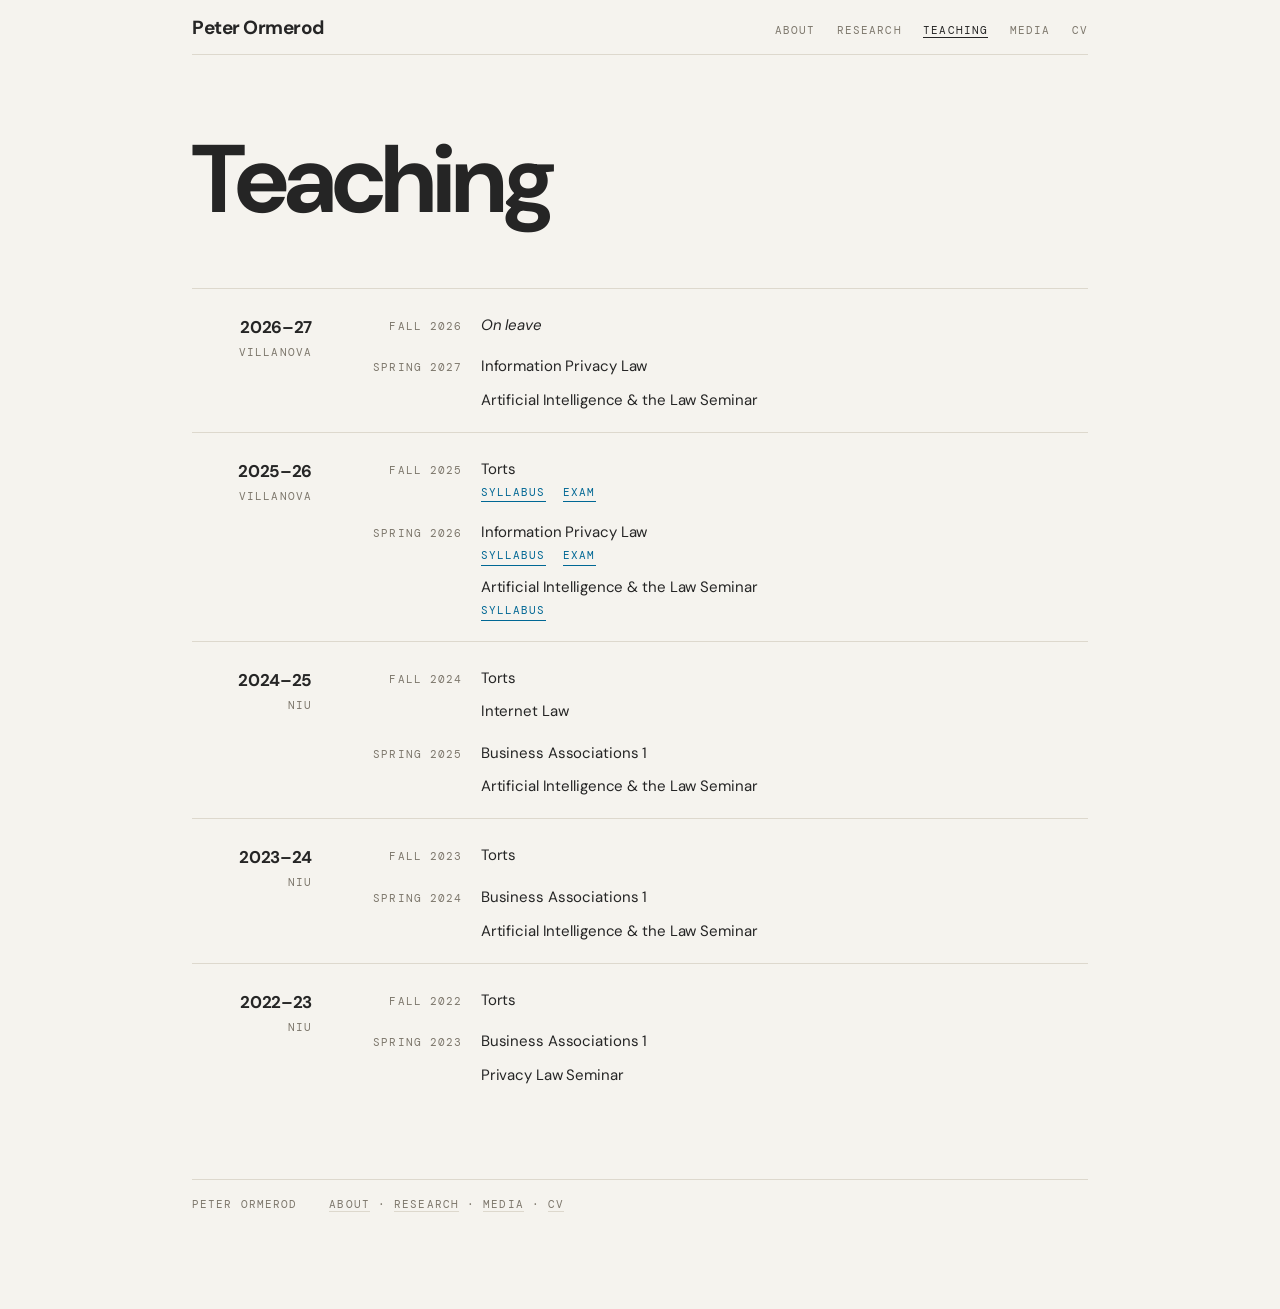
<file: teaching.html>
<!DOCTYPE html>
<html lang="en">
<head>
<meta charset="utf-8">
<meta name="viewport" content="width=device-width, initial-scale=1">
<title>Teaching — Peter Ormerod</title>
<meta name="description" content="Courses taught by Peter Ormerod, with syllabi and examinations.">
<link rel="stylesheet" href="style.css">
<link rel="preload" href="fonts/DMSans-Roman-VF.woff2" as="font" type="font/woff2" crossorigin>
<link rel="preload" href="fonts/DMSans-Italic-VF.woff2" as="font" type="font/woff2" crossorigin>
<link rel="preload" href="fonts/DMMono-Regular.woff2" as="font" type="font/woff2" crossorigin>
</head>
<body>
<div class="wrap">

  <header class="masthead">
    <a class="sig" href="index.html">Peter Ormerod</a>
    <nav aria-label="Main">
      <a href="index.html">About</a>
      <a href="research.html">Research</a>
      <a href="teaching.html" aria-current="page">Teaching</a>
      <a href="media.html">Media</a>
      <a href="files/ormerod-cv.pdf">CV</a>
    </nav>
  </header>

  <main>
    <h1 class="display">Teaching</h1>

<!-- ========================================================
     TO ADD A YEAR: copy one <section class="year grid"> block,
     paste it at the top, and change the text.
     TO ADD A SYLLABUS OR EXAM: put the PDF in the files/ folder
     and add an <a> inside that course's <div class="links">.
     ======================================================== -->

    <section class="year grid">
      <div class="rail"><span class="yr">2026–27</span><p class="meta">Villanova</p></div>
      <div class="body">
        <div class="terms">
          <div class="term">
            <p class="meta">Fall 2026</p>
            <ul class="courses">
              <li><span class="course"><em>On leave</em></span></li>
            </ul>
          </div>
          <div class="term">
            <p class="meta">Spring 2027</p>
            <ul class="courses">
              <li><span class="course">Information Privacy Law</span></li>
              <li><span class="course">Artificial Intelligence <span class="amp">&amp;</span> the Law Seminar</span></li>
            </ul>
          </div>
        </div>
      </div>
    </section>

    <section class="year grid">
      <div class="rail"><span class="yr">2025–26</span><p class="meta">Villanova</p></div>
      <div class="body">
        <div class="terms">
          <div class="term">
            <p class="meta">Fall 2025</p>
            <ul class="courses">
              <li>
                <span class="course">Torts</span>
                <div class="links">
                  <a href="files/torts-syllabus-fall-2025.pdf">Syllabus</a>
                  <a href="files/torts-exam-fall-2025.pdf">Exam</a>
                </div>
              </li>
            </ul>
          </div>
          <div class="term">
            <p class="meta">Spring 2026</p>
            <ul class="courses">
              <li>
                <span class="course">Information Privacy Law</span>
                <div class="links">
                  <a href="files/information-privacy-law-syllabus-spring-2026.pdf">Syllabus</a>
                  <a href="files/information-privacy-law-exam-spring-2026.pdf">Exam</a>
                </div>
              </li>
              <li>
                <span class="course">Artificial Intelligence <span class="amp">&amp;</span> the Law Seminar</span>
                <div class="links"><a href="files/ai-law-seminar-syllabus-spring-2026.pdf">Syllabus</a></div>
              </li>
            </ul>
          </div>
        </div>
      </div>
    </section>

    <section class="year grid">
      <div class="rail"><span class="yr">2024–25</span><p class="meta">NIU</p></div>
      <div class="body">
        <div class="terms">
          <div class="term">
            <p class="meta">Fall 2024</p>
            <ul class="courses">
              <li><span class="course">Torts</span></li>
              <li><span class="course">Internet Law</span></li>
            </ul>
          </div>
          <div class="term">
            <p class="meta">Spring 2025</p>
            <ul class="courses">
              <li><span class="course">Business Associations 1</span></li>
              <li><span class="course">Artificial Intelligence <span class="amp">&amp;</span> the Law Seminar</span></li>
            </ul>
          </div>
        </div>
      </div>
    </section>

    <section class="year grid">
      <div class="rail"><span class="yr">2023–24</span><p class="meta">NIU</p></div>
      <div class="body">
        <div class="terms">
          <div class="term">
            <p class="meta">Fall 2023</p>
            <ul class="courses">
              <li><span class="course">Torts</span></li>
            </ul>
          </div>
          <div class="term">
            <p class="meta">Spring 2024</p>
            <ul class="courses">
              <li><span class="course">Business Associations 1</span></li>
              <li><span class="course">Artificial Intelligence <span class="amp">&amp;</span> the Law Seminar</span></li>
            </ul>
          </div>
        </div>
      </div>
    </section>

    <section class="year grid">
      <div class="rail"><span class="yr">2022–23</span><p class="meta">NIU</p></div>
      <div class="body">
        <div class="terms">
          <div class="term">
            <p class="meta">Fall 2022</p>
            <ul class="courses">
              <li><span class="course">Torts</span></li>
            </ul>
          </div>
          <div class="term">
            <p class="meta">Spring 2023</p>
            <ul class="courses">
              <li><span class="course">Business Associations 1</span></li>
              <li><span class="course">Privacy Law Seminar</span></li>
            </ul>
          </div>
        </div>
      </div>
    </section>


  </main>

  <footer class="foot">
    <p class="meta">Peter Ormerod</p>
    <p class="meta"><a href="index.html">About</a> · <a href="research.html">Research</a> · <a href="media.html">Media</a> · <a href="files/ormerod-cv.pdf">CV</a></p>
  </footer>

</div>
</body>
</html>
</file>
<file: style.css>
/* ------------------------------------------------------------------
   Peter Ormerod — personal site
   Palette : ink #252525 · paper #F5F3EE · blue #006794
   Type    : DM Sans (everything) · DM Mono (metadata, labels, numbers)
   Layout  : asymmetric two-column grid — a narrow left rail carries
             ordinals, years and tags; the wide right column carries
             the content. Echoes the hanging dates in the printed CV.
   ------------------------------------------------------------------ */

@font-face {
  font-family: "DM Sans";
  src: url("fonts/DMSans-Roman-VF.woff2") format("woff2-variations"),
       url("fonts/DMSans-Roman-VF.woff2") format("woff2");
  font-weight: 100 1000; font-style: normal; font-display: block;
}
@font-face {
  font-family: "DM Sans";
  src: url("fonts/DMSans-Italic-VF.woff2") format("woff2-variations"),
       url("fonts/DMSans-Italic-VF.woff2") format("woff2");
  font-weight: 100 1000; font-style: italic; font-display: block;
}
@font-face {
  font-family: "DM Mono";
  src: url("fonts/DMMono-Regular.woff2") format("woff2");
  font-weight: 400; font-style: normal; font-display: block;
}
@font-face {
  font-family: "Alegreya";
  src: url("fonts/Alegreya-Roman-VF.woff2") format("woff2-variations"),
       url("fonts/Alegreya-Roman-VF.woff2") format("woff2");
  font-weight: 400 900; font-style: normal; font-display: block;
}
@font-face {
  font-family: "Alegreya";
  src: url("fonts/Alegreya-Italic-VF.woff2") format("woff2-variations"),
       url("fonts/Alegreya-Italic-VF.woff2") format("woff2");
  font-weight: 400 900; font-style: italic; font-display: block;
}

:root {
  --ink:     #252525;
  --paper:   #F5F3EE;
  --blue:    #006794;
  --muted:   #7d776c;
  --rule:    #ddd8cd;
  --rule-hi: #c9c3b6;
  --wash:    rgba(37,37,37,.035);

  --sans:  "DM Sans", -apple-system, BlinkMacSystemFont, "Helvetica Neue", Arial, sans-serif;
  --mono:  "DM Mono", ui-monospace, "SF Mono", Menlo, Consolas, monospace;
  --serif: "Alegreya", "Iowan Old Style", Palatino, Georgia, serif;

  --measure: 36rem;
  --rail:    7.5rem;         /* left rail width */
  --railgap: 2.9rem;
  --headgap: 3.9rem;        /* big heading -> first hairline, every page */
  --lab:     5.5rem;
  --alab:    5.75rem;       /* the same, in the narrow right column */         /* right-aligned label column, as in the CV */
  --gutter:  clamp(1.25rem, 5vw, 4.5rem);
  --maxw:    64rem;
}

@media (prefers-color-scheme: dark) {
  :root {
    --ink:     #F0EEE8;
    --paper:   #1E1E1D;
    --blue:    #6FC0E4;
    --muted:   #918a7e;
    --rule:    #363532;
    --rule-hi: #4a4844;
    --wash:    rgba(240,238,232,.04);
  }
}

*, *::before, *::after { box-sizing: border-box; }
html { font-size: 100%; -webkit-text-size-adjust: 100%; scroll-behavior: smooth; }

body {
  margin: 0;
  background: var(--paper);
  color: var(--ink);
  font-family: var(--sans);
  font-size: clamp(1rem, 0.93rem + 0.3vw, 1.125rem);
  font-weight: 400;
  line-height: 1.6;
  letter-spacing: -0.006em;
  -webkit-font-smoothing: antialiased;
}

/* ---------- links ---------- */

a { color: var(--blue); text-decoration: none; border-bottom: 1px solid currentColor; opacity: 1; }
a:hover { color: var(--ink); }
a:focus-visible { outline: 2px solid var(--blue); outline-offset: 3px; border-radius: 2px; }

/* ---------- shell ---------- */

.wrap { max-width: var(--maxw); margin: 0 auto; padding: 0 var(--gutter) 6rem; }

/* every hairline on the site is exactly this width */
.masthead {
  position: sticky; top: 0; z-index: 10;
  background: var(--paper);
  border-bottom: 1px solid var(--rule);
  padding: 1.1rem 0;
  display: flex; flex-wrap: wrap; align-items: baseline; gap: .6rem 2rem;
}
.masthead .sig {
  font-weight: 700; font-size: 1.1875rem; letter-spacing: -0.025em;
  color: var(--ink); border: 0; margin-right: auto;
  line-height: 1; align-self: baseline;
}
.masthead nav { display: flex; flex-wrap: wrap; align-items: baseline; gap: 1.35rem; line-height: 1; }
.masthead nav a {
  font-family: var(--mono); font-size: .6875rem; font-weight: 400;
  letter-spacing: .1em; text-transform: uppercase;
  color: var(--muted); border: 0; padding-bottom: 1px;
}
.masthead nav a:hover { color: var(--ink); }
.masthead nav a[aria-current="page"] { color: var(--ink); box-shadow: 0 1px 0 0 var(--ink); }

/* ---------- the grid ---------- */

.grid { display: grid; grid-template-columns: minmax(0,1fr); gap: .5rem 0; }
@media (min-width: 54rem) {
  .grid { grid-template-columns: var(--rail) minmax(0,1fr); gap: 0 var(--railgap); }
  .grid > .rail { grid-column: 1; text-align: right; }   /* right-aligned label, as in the CV */
  .grid > .body { grid-column: 2; }
}

/* ---------- display type ---------- */

h1.display {
  font-weight: 700;
  font-size: clamp(2.5rem, 0.9rem + 7.2vw, 6rem);
  line-height: .94;
  letter-spacing: -0.042em;
  margin: clamp(2.5rem, 7vw, 5rem) 0 0;
  max-width: 14ch;
}

h2.section {
  font-weight: 700; font-size: 1.0625rem; letter-spacing: -0.015em;
  margin: 0 0 .85rem;
}

.meta {
  font-family: var(--mono); font-size: .6875rem; font-weight: 400;
  letter-spacing: .1em; text-transform: uppercase; color: var(--muted);
  line-height: 1.45; margin: 0;
}

.rule { border: 0; border-top: 1px solid var(--rule); margin: 3rem 0; }
.rule.tight { margin: 1.75rem 0; }

/* ---------- home ---------- */

.lede {
  font-family: var(--sans); font-weight: 400;
  font-size: clamp(1.25rem, 1rem + 1vw, 1.75rem);
  line-height: 1.28; letter-spacing: -0.022em;
  margin: 1.5rem 0 0; color: var(--ink);
}
.lede span { display: block; }

.home { margin-top: clamp(2.5rem, 6vw, 4rem); }
.home-cols { display: grid; grid-template-columns: minmax(0,1fr); gap: 2.5rem; }
@media (min-width: 54rem) {
  .home-cols { grid-template-columns: minmax(0,1fr) 19rem; gap: 0 clamp(2.5rem, 5vw, 4.5rem); align-items: start; }
}

/* the biography is set in Alegreya */
.bio {
  font-family: var(--serif);
  font-size: 1.3125rem; line-height: 1.55; letter-spacing: 0;
  font-feature-settings: "onum" 1, "kern" 1, "liga" 1;
}
.bio p { max-width: var(--measure); margin: 0 0 .95em; }
.bio p:last-child { margin-bottom: 0; }

.aside { display: flex; flex-direction: column; gap: 1.5rem; }
.portrait { margin: 0; }
.portrait img { width: 100%; height: auto; display: block; }

.block + .block { border-top: 1px solid var(--rule); padding-top: 1rem; }

/* right-aligned label, gap, left-aligned text — the CV pattern */
.rows { margin: 0; display: grid; grid-template-columns: var(--lab) minmax(0,1fr);
        gap: .55rem 1.6rem; align-items: baseline; }
.rows dt { text-align: right; }
.aside .rows { grid-template-columns: var(--alab) minmax(0,1fr); gap: .5rem 1.45rem; }
.aside .section { width: var(--alab); text-align: right; }   /* heading sits on the label column */
.rows dd { margin: 0; min-width: 0; overflow-wrap: anywhere; font-size: .9375rem; }

/* ---------- research ---------- */

.works { list-style: none; margin: var(--headgap) 0 0; padding: 0; }
.toolbar + .works { margin-top: .55rem; }   /* research: the toolbar fills the gap */

.work {
  border-top: 1px solid var(--rule);
  padding: 1.5rem 0 1.4rem;
  display: grid; grid-template-columns: minmax(0,1fr); row-gap: .7rem;
}
.work:hover { background: var(--wash); }
.work h3 {
  font-weight: 700; font-size: clamp(1.125rem, 1rem + .55vw, 1.4375rem);
  line-height: 1.18; letter-spacing: -0.027em;
  margin: 0; max-width: var(--measure);
}

@media (min-width: 54rem) {
  .work {
    grid-template-columns: var(--rail) minmax(0,1fr);
    column-gap: var(--railgap); row-gap: .7rem;
    align-items: baseline;             /* year sits on the title's baseline,
                                          type on the citation's */
  }
  .work > .yr   { grid-column: 1; grid-row: 1; text-align: right; align-self: end; }
                                     /* bottom of the last title line, so the
                                        gap down to the type label never varies */
  .work > h3    { grid-column: 2; grid-row: 1; }
  .work > .tag  { grid-column: 1; grid-row: 2; text-align: right; }
  .work > .cite { grid-column: 2; grid-row: 2; }
  .work > .teaser { grid-column: 2; grid-row: 3; }
  .work > .links, .work > .absrow { grid-column: 2; }
}
/* citations, summaries and abstracts are set in Alegreya */
.work .cite, .work .teaser, .abs-body {
  font-family: var(--serif);
  font-feature-settings: "onum" 1, "kern" 1, "liga" 1;
  letter-spacing: 0;
}
.work .cite { margin: 0; font-size: 1.1875rem; font-weight: 600; line-height: 1.5; max-width: var(--measure); }
.work .teaser { margin: 0; max-width: var(--measure); font-size: 1.1875rem; line-height: 1.5; }

/* journal names in real small caps, letterspaced — the Bluebook manner */
.cite .with { display: block; }
.jrnl {                       /* large and small caps, the Bluebook manner */
  font-variant-caps: small-caps;
  font-feature-settings: "smcp" 1, "onum" 1;
  letter-spacing: .028em;
}
/* the italic ampersand belongs to Alegreya; anywhere else it stays roman */
.amp { font-variant-caps: normal; font-feature-settings: normal; letter-spacing: 0; }
.bio .amp, .lede .amp, .cite .amp, .teaser .amp, .abs-body .amp {
  font-style: italic;
  padding: 0 .06em 0 .02em;
}

.links { display: flex; flex-wrap: wrap; gap: .3rem 1.1rem; margin: 0; padding: 0; align-items: baseline; }
.absrow { margin: 0; }
.links a, .links button {
  font-family: var(--mono); font-size: .6875rem; font-weight: 400;
  letter-spacing: .1em; text-transform: uppercase;
  color: var(--blue); background: none; border: 0; border-bottom: 1px solid currentColor;
  padding: 0; cursor: pointer; font-feature-settings: normal;
}
.links a:hover, .links button:hover { color: var(--ink); }

details.abs > summary { list-style: none; display: inline-block; }
details.abs > summary::-webkit-details-marker { display: none; }
details.abs > summary {
  font-family: var(--mono); font-size: .6875rem; letter-spacing: .1em;
  text-transform: uppercase; color: var(--blue);
  border-bottom: 1px solid currentColor; cursor: pointer;
}
details.abs > summary:hover { color: var(--ink); }
details.abs > summary::after { content: " +"; }
details.abs[open] > summary::after { content: " –"; }
.abs-body { max-width: var(--measure); margin: 1rem 0 .25rem; font-size: 1.1875rem; line-height: 1.5; }
.abs-body p { margin: 0 0 .8em; }
.abs-body p:last-child { margin-bottom: 0; }

/* stays put when the abstracts open */
.toolbar {
  position: sticky; top: 3.55rem; z-index: 9;
  display: flex; justify-content: flex-end;
  background: var(--paper); padding: 1.9rem 0 .575rem; margin: 0;
}
.toolbar button {
  font-family: var(--mono); font-size: .6875rem; letter-spacing: .1em;
  text-transform: uppercase; color: var(--muted);
  background: none; border: 0; cursor: pointer; padding: 0;
}
/* both labels are the same length, so nothing ever shifts */
.toolbar button span { border-bottom: 1px solid var(--rule); padding-bottom: 1px; }
.toolbar button:hover { color: var(--ink); }
.toolbar button:hover span { border-bottom-color: var(--ink); }

/* ---------- teaching ---------- */

.year { border-top: 1px solid var(--rule); padding: 1.5rem 0 1.25rem; }
.year:first-of-type { margin-top: var(--headgap); }
.year .rail .yr { font-weight: 700; font-size: 1.0625rem; letter-spacing: -0.02em; }
.year .rail .meta { margin-top: .2rem; }

.terms { display: grid; grid-template-columns: minmax(0,1fr); gap: 1.1rem 0; }
.term > .meta { margin-bottom: .4rem; }
@media (min-width: 40rem) {
  .term { display: grid; grid-template-columns: 6.5rem minmax(0,1fr); gap: 0 1.15rem; align-items: baseline; }
  .term > .meta { text-align: right; margin-bottom: 0; }
}
.courses { list-style: none; margin: 0; padding: 0; }
.courses li { margin: 0 0 .6rem; }
.courses li:last-child { margin-bottom: 0; }
.courses .course { display: block; font-size: .9375rem; }
.courses .course em { font-style: italic; }
.courses .links { margin-top: .18rem; }

.note { color: var(--muted); max-width: var(--measure); font-size: .9375rem; }

/* ---------- notes ---------- */

body.notes { --measure: 40rem; }
body.notes .teaser { line-height: 1.55; }

/* ---------- media ---------- */

/* one subject strand: a subhead, then year groups beneath it */
.strand { margin-top: var(--headgap); }
.strand + .strand { margin-top: 3.5rem; }
.strand > h2.section { margin-bottom: .9rem; }
.strand .year:first-of-type { margin-top: 0; }

.appearances { list-style: none; margin: 0; padding: 0; }
.appearances > li { margin: 0 0 1.25rem; }
.appearances > li:last-child { margin-bottom: 0; }
.appearances > li > .meta { margin-bottom: .3rem; }
@media (min-width: 40rem) {
  /* the Teaching page's term pattern: right-aligned label, then the entry */
  .appearances > li { display: grid; grid-template-columns: 6.5rem minmax(0,1fr);
                      gap: 0 1.15rem; align-items: baseline; }
  .appearances > li > .meta { text-align: right; margin-bottom: 0; }
}
.appearances .title {
  margin: 0; max-width: var(--measure);
  font-size: 1.0625rem; font-weight: 600; line-height: 1.3; letter-spacing: -0.018em;
}
/* the outlet line is a label, not a text block, so it stays in DM Sans */
.appearances .outlet {
  margin: .22rem 0 0; max-width: var(--measure);
  font-size: .9375rem; font-weight: 400; line-height: 1.35;
}

/* ---------- footer ---------- */

.foot {
  margin-top: 4.5rem; padding-top: 1.1rem; border-top: 1px solid var(--rule);
  display: flex; flex-wrap: wrap; gap: .4rem 2rem; align-items: baseline;
}
.foot .meta a { color: var(--muted); border-bottom-color: var(--rule); }
.foot .meta a:hover { color: var(--ink); }

/* ---------- print ---------- */

@media print {
  :root { --ink: #000; --paper: #fff; --blue: #000; --muted: #444; }
  body { font-size: 10.5pt; }
  .masthead nav, .foot, .toolbar { display: none; }
  details.abs[open] > summary { display: none; }
  a { border: 0; }
}
</file>
